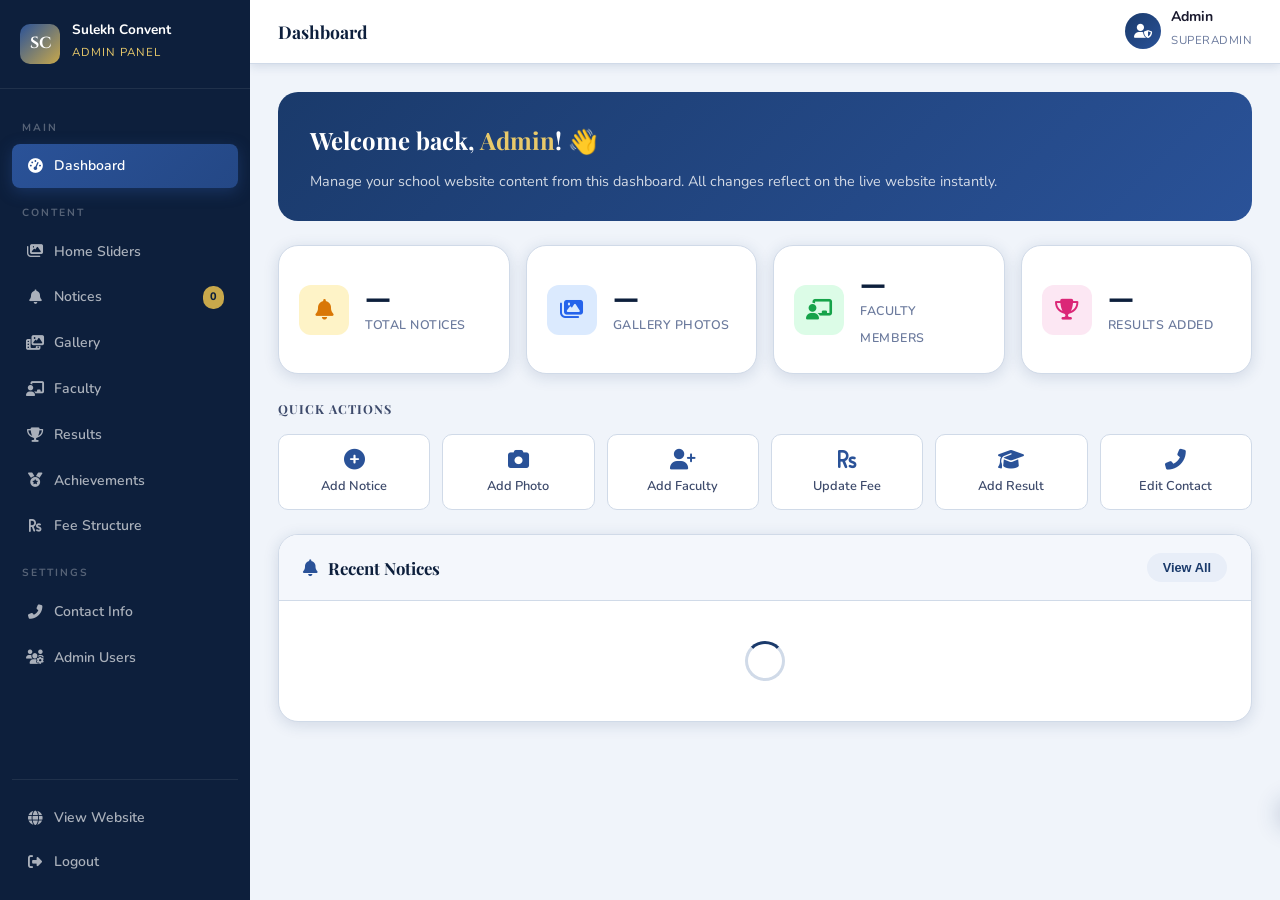
<file: admin-dashboard.html>
<!DOCTYPE html>
<html lang="en">
<head>
  <meta charset="UTF-8" />
  <meta name="viewport" content="width=device-width, initial-scale=1.0" />
  <title>Admin Dashboard – Sulekh Convent School</title>
  <link rel="stylesheet" href="https://cdnjs.cloudflare.com/ajax/libs/font-awesome/6.5.0/css/all.min.css" />
  <link rel="stylesheet" href="css/global.css" />
  <link rel="stylesheet" href="css/admin-dashboard.css" />
</head>
<body class="dashboard-page">

<!-- ============================================================
     SIDEBAR
     ============================================================ -->
<aside class="dashboard-sidebar" id="dashSidebar">
  <div class="sidebar-brand">
    <div class="sb-logo">SC</div>
    <div class="sb-title">
      <span>Sulekh Convent</span>
      <small>Admin Panel</small>
    </div>
  </div>

  <nav class="sidebar-nav">
    <div class="nav-section-label">Main</div>
    <a href="#overview"    class="snav-item active" data-section="overview">
      <i class="fas fa-tachometer-alt"></i> Dashboard
    </a>

    <div class="nav-section-label">Content</div>
    <a href="#sliders"     class="snav-item" data-section="sliders">
      <i class="fas fa-images"></i> Home Sliders
    </a>
    <a href="#notices"     class="snav-item" data-section="notices">
      <i class="fas fa-bell"></i> Notices
      <span class="snav-badge" id="noticeCount">0</span>
    </a>
    <a href="#gallery"     class="snav-item" data-section="gallery">
      <i class="fas fa-photo-video"></i> Gallery
    </a>
    <a href="#faculty"     class="snav-item" data-section="faculty">
      <i class="fas fa-chalkboard-teacher"></i> Faculty
    </a>
    <a href="#results"     class="snav-item" data-section="results">
      <i class="fas fa-trophy"></i> Results
    </a>
    <a href="#achievements" class="snav-item" data-section="achievements">
      <i class="fas fa-medal"></i> Achievements
    </a>
    <a href="#fees"        class="snav-item" data-section="fees">
      <i class="fas fa-rupee-sign"></i> Fee Structure
    </a>

    <div class="nav-section-label">Settings</div>
    <a href="#contact"     class="snav-item" data-section="contact">
      <i class="fas fa-phone-alt"></i> Contact Info
    </a>
    <a href="#users"       class="snav-item" data-section="users">
      <i class="fas fa-users-cog"></i> Admin Users
    </a>

    <div class="sidebar-footer">
      <a href="index.html" class="snav-item">
        <i class="fas fa-globe"></i> View Website
      </a>
      <a href="#" class="snav-item logout-btn" onclick="adminLogout()">
        <i class="fas fa-sign-out-alt"></i> Logout
      </a>
    </div>
  </nav>
</aside>

<!-- ============================================================
     MAIN CONTENT
     ============================================================ -->
<div class="dashboard-main" id="dashMain">

  <!-- Top Bar -->
  <header class="dash-topbar">
    <button class="sidebar-toggle" id="sidebarToggle">
      <i class="fas fa-bars"></i>
    </button>
    <div class="dash-page-title" id="dashPageTitle">Dashboard</div>
    <div class="dash-topbar-right">
      <div class="dash-admin-info">
        <div class="dash-avatar"><i class="fas fa-user-shield"></i></div>
        <div>
          <span id="dashAdminName">Admin</span>
          <small id="dashAdminRole">superadmin</small>
        </div>
      </div>
    </div>
  </header>

  <!-- ============ OVERVIEW ============ -->
  <section class="dash-section active" id="section-overview">
    <div class="dash-welcome">
      <div class="dw-text">
        <h2>Welcome back, <span id="welcomeName">Admin</span>! 👋</h2>
        <p>Manage your school website content from this dashboard. All changes reflect on the live website instantly.</p>
      </div>
      <div class="dw-date" id="dashDate"></div>
    </div>

    <!-- Stats -->
    <div class="dash-stats-grid">
      <div class="dash-stat-card">
        <div class="dsc-icon notices"><i class="fas fa-bell"></i></div>
        <div class="dsc-info">
          <span class="dsc-num" id="statNotices">—</span>
          <span class="dsc-label">Total Notices</span>
        </div>
      </div>
      <div class="dash-stat-card">
        <div class="dsc-icon gallery"><i class="fas fa-images"></i></div>
        <div class="dsc-info">
          <span class="dsc-num" id="statGallery">—</span>
          <span class="dsc-label">Gallery Photos</span>
        </div>
      </div>
      <div class="dash-stat-card">
        <div class="dsc-icon faculty"><i class="fas fa-chalkboard-teacher"></i></div>
        <div class="dsc-info">
          <span class="dsc-num" id="statFaculty">—</span>
          <span class="dsc-label">Faculty Members</span>
        </div>
      </div>
      <div class="dash-stat-card">
        <div class="dsc-icon results"><i class="fas fa-trophy"></i></div>
        <div class="dsc-info">
          <span class="dsc-num" id="statResults">—</span>
          <span class="dsc-label">Results Added</span>
        </div>
      </div>
    </div>

    <!-- Quick Actions -->
    <div class="dash-quick-actions">
      <h3>Quick Actions</h3>
      <div class="qa-grid">
        <button class="qa-btn" onclick="switchSection('notices')">
          <i class="fas fa-plus-circle"></i> Add Notice
        </button>
        <button class="qa-btn" onclick="switchSection('gallery')">
          <i class="fas fa-camera"></i> Add Photo
        </button>
        <button class="qa-btn" onclick="switchSection('faculty')">
          <i class="fas fa-user-plus"></i> Add Faculty
        </button>
        <button class="qa-btn" onclick="switchSection('fees')">
          <i class="fas fa-rupee-sign"></i> Update Fee
        </button>
        <button class="qa-btn" onclick="switchSection('results')">
          <i class="fas fa-graduation-cap"></i> Add Result
        </button>
        <button class="qa-btn" onclick="switchSection('contact')">
          <i class="fas fa-phone-alt"></i> Edit Contact
        </button>
      </div>
    </div>

    <!-- Recent Notices Preview -->
    <div class="dash-card">
      <div class="dash-card-header">
        <h3><i class="fas fa-bell"></i> Recent Notices</h3>
        <button class="btn-sm" onclick="switchSection('notices')">View All</button>
      </div>
      <div id="recentNoticesPreview"><div class="loader"><div class="spinner"></div></div></div>
    </div>
  </section>

  <!-- ============ SLIDERS ============ -->
  <section class="dash-section" id="section-sliders">
    <div class="dash-card">
      <div class="dash-card-header">
        <h3><i class="fas fa-images"></i> Home Page Sliders</h3>
        <button class="btn btn-primary btn-sm-icon" onclick="openDashAddSliderModal()">
          <i class="fas fa-plus"></i> Add Slide
        </button>
      </div>
      <div id="slidersTable"><div class="loader"><div class="spinner"></div></div></div>
    </div>
  </section>

  <!-- ============ NOTICES ============ -->
  <section class="dash-section" id="section-notices">
    <div class="dash-card">
      <div class="dash-card-header">
        <h3><i class="fas fa-bell"></i> Notice Board Management</h3>
        <button class="btn btn-primary btn-sm-icon" onclick="openDashAddNoticeModal()">
          <i class="fas fa-plus"></i> Add Notice
        </button>
      </div>
      <div id="noticesTable"><div class="loader"><div class="spinner"></div></div></div>
    </div>
  </section>

  <!-- ============ GALLERY ============ -->
  <section class="dash-section" id="section-gallery">
    <div class="dash-card">
      <div class="dash-card-header">
        <h3><i class="fas fa-photo-video"></i> Gallery Management</h3>
        <button class="btn btn-primary btn-sm-icon" onclick="openDashAddPhotoModal()">
          <i class="fas fa-plus"></i> Add Photo
        </button>
      </div>
      <div id="galleryTable"><div class="loader"><div class="spinner"></div></div></div>
    </div>
  </section>

  <!-- ============ FACULTY ============ -->
  <section class="dash-section" id="section-faculty">
    <div class="dash-card">
      <div class="dash-card-header">
        <h3><i class="fas fa-chalkboard-teacher"></i> Faculty Management</h3>
        <button class="btn btn-primary btn-sm-icon" onclick="openDashAddFacultyModal()">
          <i class="fas fa-plus"></i> Add Faculty
        </button>
      </div>
      <div id="facultyTable"><div class="loader"><div class="spinner"></div></div></div>
    </div>
  </section>

  <!-- ============ RESULTS ============ -->
  <section class="dash-section" id="section-results">
    <div class="dash-card">
      <div class="dash-card-header">
        <h3><i class="fas fa-trophy"></i> Results Management</h3>
        <button class="btn btn-primary btn-sm-icon" onclick="openDashAddResultModal()">
          <i class="fas fa-plus"></i> Add Result
        </button>
      </div>
      <div id="resultsTable"><div class="loader"><div class="spinner"></div></div></div>
    </div>
  </section>

  <!-- ============ ACHIEVEMENTS ============ -->
  <section class="dash-section" id="section-achievements">
    <div class="dash-card">
      <div class="dash-card-header">
        <h3><i class="fas fa-medal"></i> Achievements Management</h3>
        <button class="btn btn-primary btn-sm-icon" onclick="openDashAddAchModal()">
          <i class="fas fa-plus"></i> Add Achievement
        </button>
      </div>
      <div id="achievementsTable"><div class="loader"><div class="spinner"></div></div></div>
    </div>
  </section>

  <!-- ============ FEE STRUCTURE ============ -->
  <section class="dash-section" id="section-fees">
    <div class="dash-card">
      <div class="dash-card-header">
        <h3><i class="fas fa-rupee-sign"></i> Fee Structure Management</h3>
        <button class="btn btn-primary btn-sm-icon" onclick="openDashAddFeeModal()">
          <i class="fas fa-plus"></i> Add Fee Entry
        </button>
      </div>
      <div id="feesTable"><div class="loader"><div class="spinner"></div></div></div>
    </div>
  </section>

  <!-- ============ CONTACT INFO ============ -->
  <section class="dash-section" id="section-contact">
    <div class="dash-card">
      <div class="dash-card-header">
        <h3><i class="fas fa-phone-alt"></i> Contact Information</h3>
        <button class="btn btn-primary btn-sm-icon" onclick="saveContactInfo()">
          <i class="fas fa-save"></i> Save Changes
        </button>
      </div>
      <div class="contact-edit-form" id="contactEditGrid">
        <div class="loader"><div class="spinner"></div></div>
      </div>
    </div>
  </section>

  <!-- ============ ADMIN USERS ============ -->
  <section class="dash-section" id="section-users">
    <div class="dash-card">
      <div class="dash-card-header">
        <h3><i class="fas fa-users-cog"></i> Admin Users</h3>
        <button class="btn btn-primary btn-sm-icon" onclick="openAddUserModal()">
          <i class="fas fa-user-plus"></i> Add User
        </button>
      </div>
      <div class="users-info-box">
        <i class="fas fa-shield-alt"></i>
        <p>Admin users are managed in the <strong>Users</strong> tab of your Google Sheet. Add or remove users directly from the spreadsheet. Default credentials: <code>admin / admin@123</code></p>
        <p style="margin-top:10px;color:#e74c3c;font-weight:600;">
          <i class="fas fa-exclamation-triangle"></i> Change the default password immediately for security!
        </p>
      </div>
      <a href="#" class="btn btn-outline" onclick="openAddUserModal()" style="margin:16px 0;display:inline-flex;">
        <i class="fas fa-key"></i> Change Admin Password
      </a>
    </div>
  </section>

</div><!-- /dashboard-main -->

<!-- Global Modal (reused from global.js) -->
<div class="toast" id="globalToast"></div>
<div class="modal-overlay" id="globalModal">
  <div class="modal-box">
    <button class="modal-close" onclick="closeModal()">&times;</button>
    <h3 id="modalTitle">Edit</h3>
    <div id="modalBody"></div>
    <div class="form-actions">
      <button class="btn btn-outline" onclick="closeModal()">Cancel</button>
      <button class="btn btn-primary" id="modalSaveBtn" onclick="saveModalData()">
        <i class="fas fa-save"></i> Save
      </button>
    </div>
  </div>
</div>

<script src="js/global.js"></script>
<script src="js/admin-dashboard.js"></script>
</body>
</html>
</file>
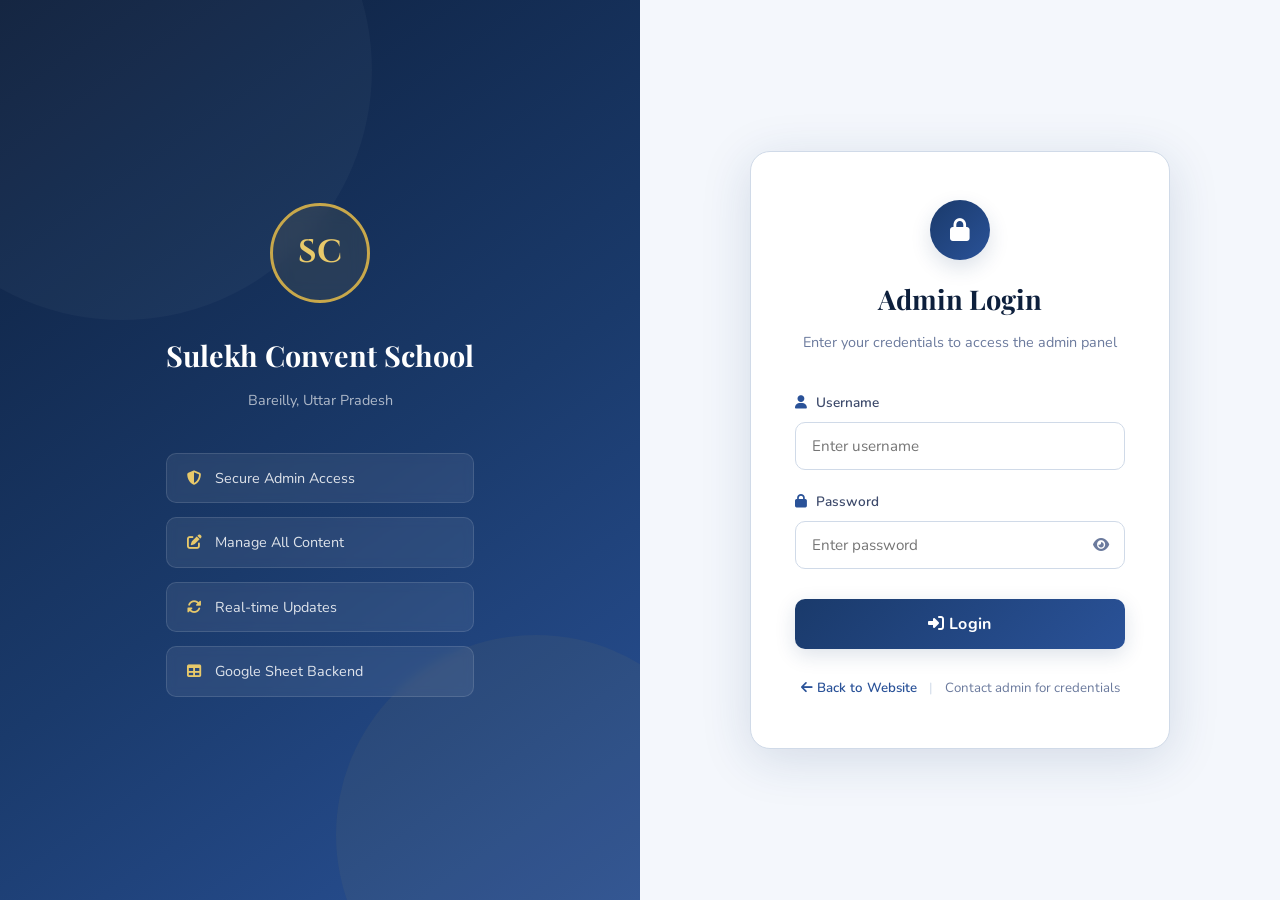
<file: admin-login.html>
<!DOCTYPE html>
<html lang="en">
<head>
  <meta charset="UTF-8" />
  <meta name="viewport" content="width=device-width, initial-scale=1.0" />
  <title>Admin Login – Sulekh Convent School</title>
  <link rel="stylesheet" href="https://cdnjs.cloudflare.com/ajax/libs/font-awesome/6.5.0/css/all.min.css" />
  <link rel="stylesheet" href="css/global.css" />
  <link rel="stylesheet" href="css/admin-login.css" />
</head>
<body class="login-page">

<div class="login-wrapper">
  <!-- Left panel -->
  <div class="login-left">
    <div class="login-left-content">
      <div class="school-emblem">
        <div class="emblem-ring">
          <span>SC</span>
        </div>
      </div>
      <h1>Sulekh Convent School</h1>
      <p>Bareilly, Uttar Pradesh</p>
      <div class="login-features">
        <div class="lf-item"><i class="fas fa-shield-alt"></i> Secure Admin Access</div>
        <div class="lf-item"><i class="fas fa-edit"></i> Manage All Content</div>
        <div class="lf-item"><i class="fas fa-sync-alt"></i> Real-time Updates</div>
        <div class="lf-item"><i class="fas fa-table"></i> Google Sheet Backend</div>
      </div>
    </div>
    <div class="login-left-decoration"></div>
  </div>

  <!-- Right panel: Login form -->
  <div class="login-right">
    <div class="login-card">
      <div class="login-header">
        <div class="lock-icon"><i class="fas fa-lock"></i></div>
        <h2>Admin Login</h2>
        <p>Enter your credentials to access the admin panel</p>
      </div>

      <div id="loginError" class="login-error" style="display:none;"></div>

      <div class="login-form" id="loginForm">
        <div class="form-group">
          <label for="username"><i class="fas fa-user"></i> Username</label>
          <input
            type="text"
            id="username"
            name="username"
            placeholder="Enter username"
            autocomplete="username"
            required
          />
        </div>

        <div class="form-group">
          <label for="password"><i class="fas fa-lock"></i> Password</label>
          <div class="password-wrap">
            <input
              type="password"
              id="password"
              name="password"
              placeholder="Enter password"
              autocomplete="current-password"
              required
            />
            <button type="button" class="toggle-pass" id="togglePass" aria-label="Show password">
              <i class="fas fa-eye"></i>
            </button>
          </div>
        </div>

        <button class="btn-login" id="loginBtn" onclick="handleLogin()">
          <span id="loginBtnText"><i class="fas fa-sign-in-alt"></i> Login</span>
          <span id="loginBtnLoader" style="display:none;"><i class="fas fa-spinner fa-spin"></i> Logging in...</span>
        </button>
      </div>

      <div class="login-footer">
        <a href="index.html"><i class="fas fa-arrow-left"></i> Back to Website</a>
        <span class="sep">|</span>
        <span>Contact admin for credentials</span>
      </div>
    </div>
  </div>
</div>

<script src="js/global.js"></script>
<script src="js/admin-login.js"></script>
</body>
</html>
</file>
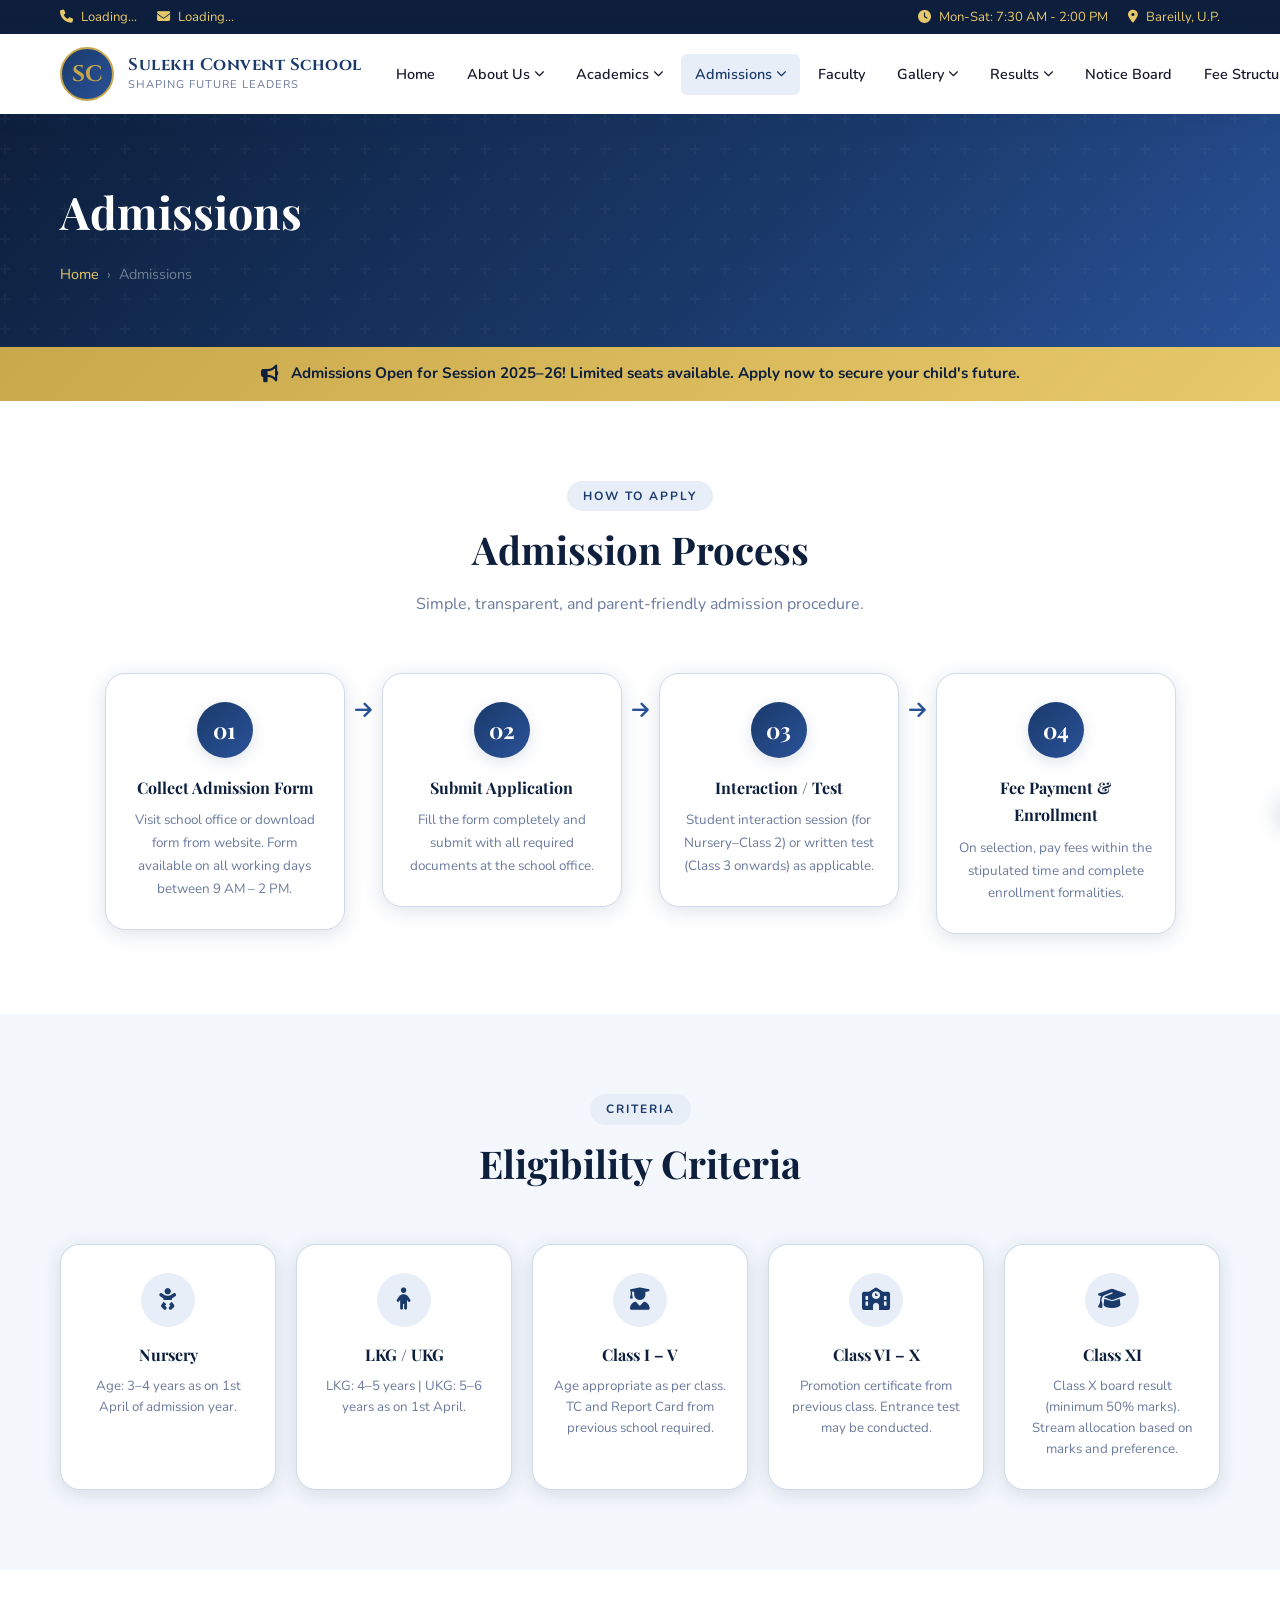
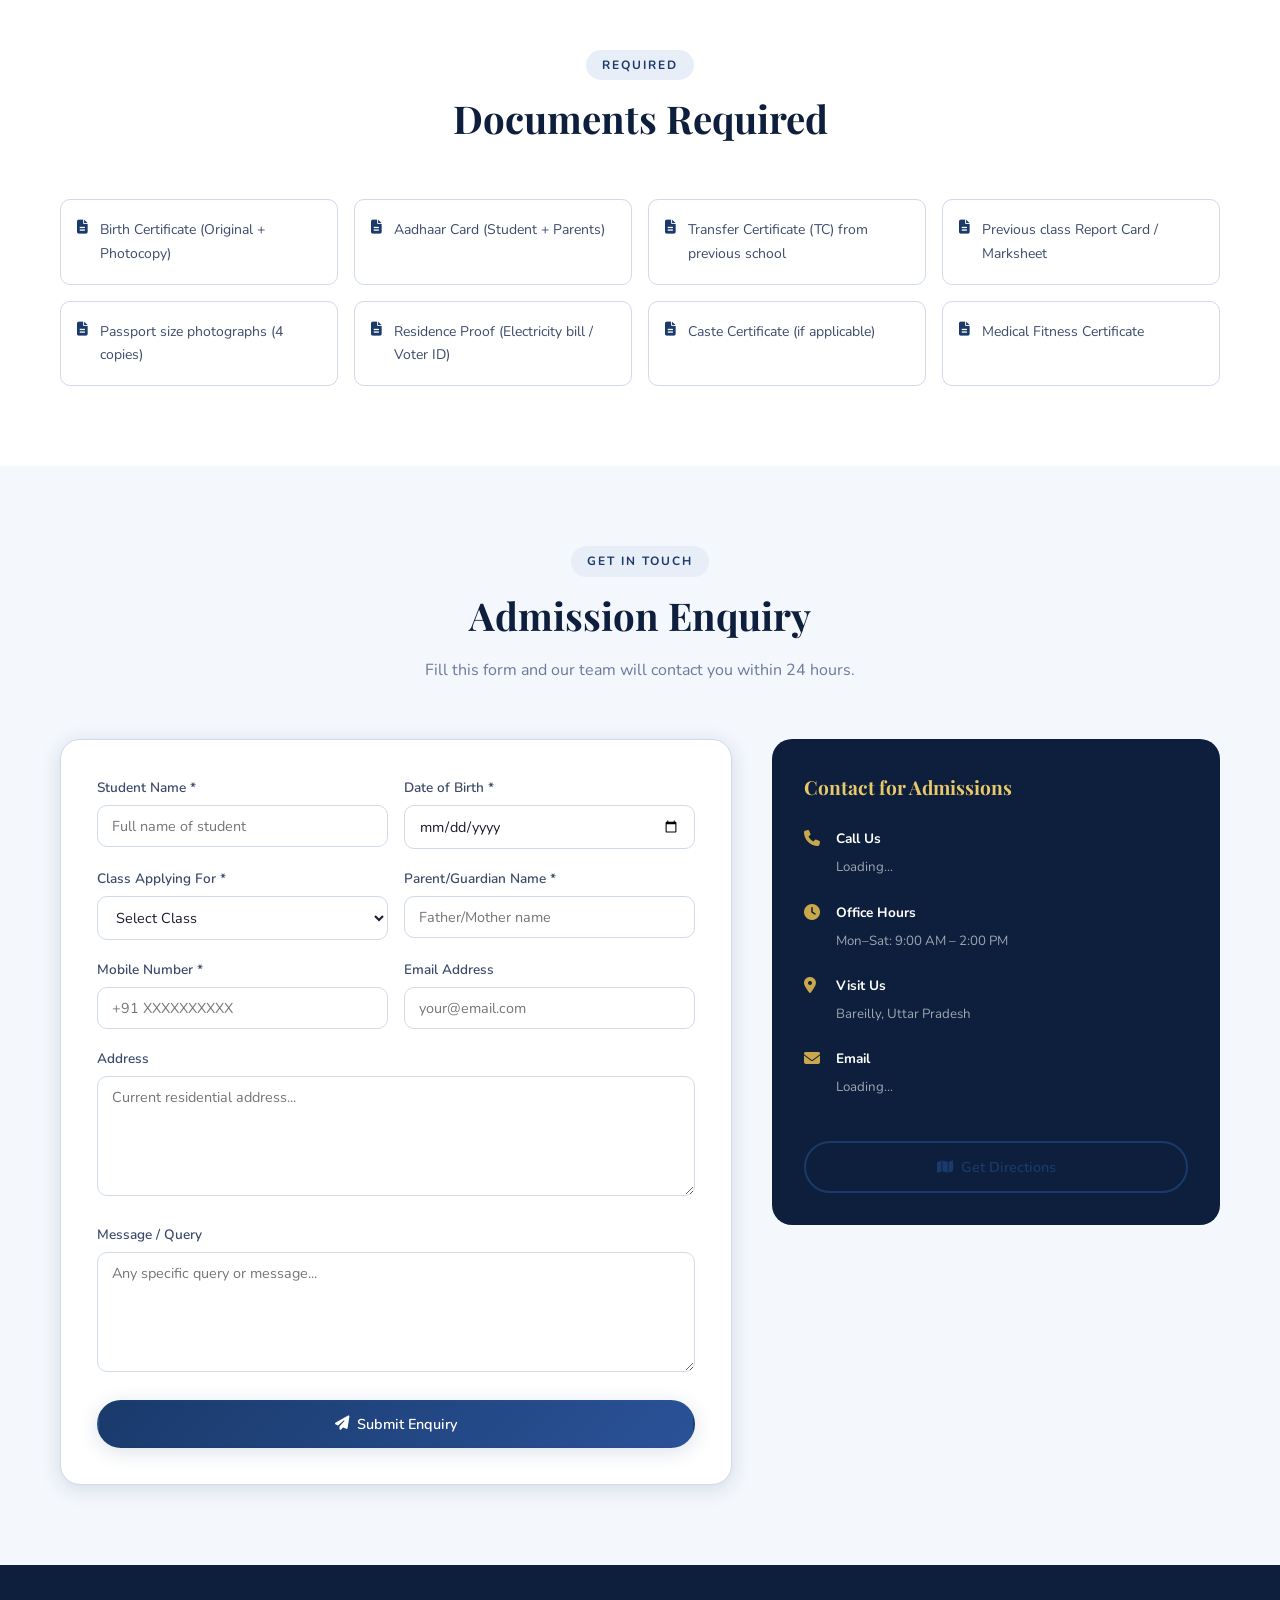
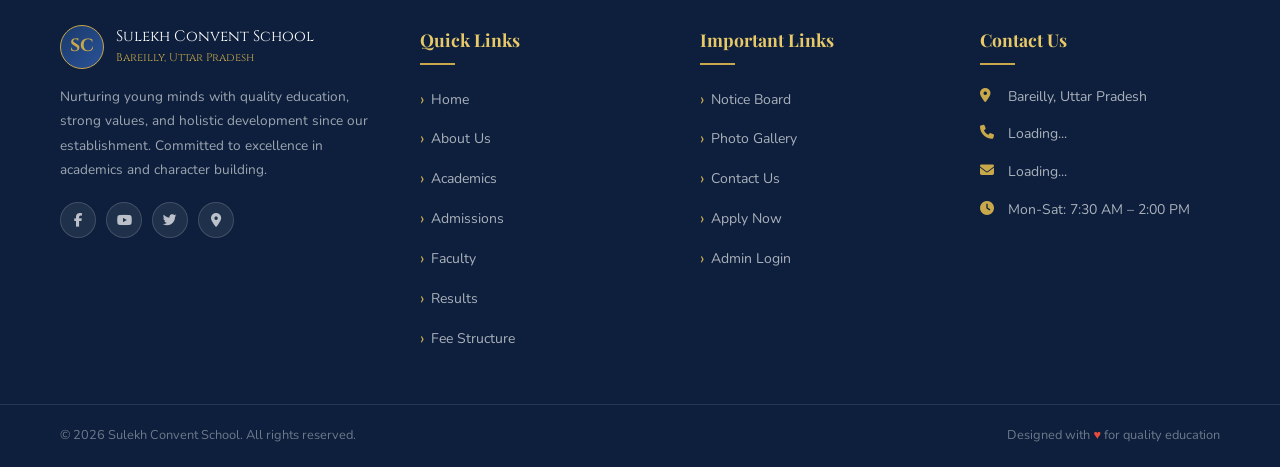
<file: admissions.html>
<!DOCTYPE html>
<html lang="en">
<head>
  <meta charset="UTF-8" />
  <meta name="viewport" content="width=device-width, initial-scale=1.0" />
  <title>Admissions – Sulekh Convent School, Bareilly</title>
  <link rel="stylesheet" href="https://cdnjs.cloudflare.com/ajax/libs/font-awesome/6.5.0/css/all.min.css" />
  <link rel="stylesheet" href="css/global.css" />
  <link rel="stylesheet" href="css/admissions.css" />
</head>
<body>
<div id="navbar-container"></div>

<section class="page-banner">
  <div class="container">
    <h1>Admissions</h1>
    <div class="breadcrumb"><a href="index.html">Home</a><span>›</span><span>Admissions</span></div>
  </div>
</section>

<!-- Admission Banner -->
<div class="admission-alert">
  <div class="container">
    <i class="fas fa-bullhorn"></i>
    <span id="admissionAlertText" data-editable="admissionAlert">Admissions Open for Session 2025–26! Limited seats available. Apply now to secure your child's future.</span>
  </div>
</div>

<!-- Process -->
<section class="section" id="process">
  <div class="container">
    <div class="section-header">
      <span class="badge">How to Apply</span>
      <h2>Admission Process</h2>
      <p>Simple, transparent, and parent-friendly admission procedure.</p>
    </div>
    <div class="process-steps">
      <div class="step-item">
        <div class="step-num">01</div>
        <div class="step-content">
          <h4 data-editable="step1Title">Collect Admission Form</h4>
          <p data-editable="step1Desc">Visit school office or download form from website. Form available on all working days between 9 AM – 2 PM.</p>
        </div>
      </div>
      <div class="step-arrow"><i class="fas fa-arrow-right"></i></div>
      <div class="step-item">
        <div class="step-num">02</div>
        <div class="step-content">
          <h4 data-editable="step2Title">Submit Application</h4>
          <p data-editable="step2Desc">Fill the form completely and submit with all required documents at the school office.</p>
        </div>
      </div>
      <div class="step-arrow"><i class="fas fa-arrow-right"></i></div>
      <div class="step-item">
        <div class="step-num">03</div>
        <div class="step-content">
          <h4 data-editable="step3Title">Interaction / Test</h4>
          <p data-editable="step3Desc">Student interaction session (for Nursery–Class 2) or written test (Class 3 onwards) as applicable.</p>
        </div>
      </div>
      <div class="step-arrow"><i class="fas fa-arrow-right"></i></div>
      <div class="step-item">
        <div class="step-num">04</div>
        <div class="step-content">
          <h4 data-editable="step4Title">Fee Payment & Enrollment</h4>
          <p data-editable="step4Desc">On selection, pay fees within the stipulated time and complete enrollment formalities.</p>
        </div>
      </div>
    </div>
  </div>
</section>

<!-- Eligibility -->
<section class="section section-alt" id="eligibility">
  <div class="container">
    <div class="section-header">
      <span class="badge">Criteria</span>
      <h2>Eligibility Criteria</h2>
    </div>
    <div class="eligibility-grid">
      <div class="elig-card">
        <div class="elig-icon"><i class="fas fa-baby"></i></div>
        <h4>Nursery</h4>
        <p data-editable="eligNursery">Age: 3–4 years as on 1st April of admission year.</p>
      </div>
      <div class="elig-card">
        <div class="elig-icon"><i class="fas fa-child"></i></div>
        <h4>LKG / UKG</h4>
        <p data-editable="eligLKG">LKG: 4–5 years | UKG: 5–6 years as on 1st April.</p>
      </div>
      <div class="elig-card">
        <div class="elig-icon"><i class="fas fa-user-graduate"></i></div>
        <h4>Class I – V</h4>
        <p data-editable="eligPrimary">Age appropriate as per class. TC and Report Card from previous school required.</p>
      </div>
      <div class="elig-card">
        <div class="elig-icon"><i class="fas fa-school"></i></div>
        <h4>Class VI – X</h4>
        <p data-editable="eligMiddle">Promotion certificate from previous class. Entrance test may be conducted.</p>
      </div>
      <div class="elig-card">
        <div class="elig-icon"><i class="fas fa-graduation-cap"></i></div>
        <h4>Class XI</h4>
        <p data-editable="eligXI">Class X board result (minimum 50% marks). Stream allocation based on marks and preference.</p>
      </div>
    </div>
  </div>
</section>

<!-- Documents -->
<section class="section" id="documents">
  <div class="container">
    <div class="section-header">
      <span class="badge">Required</span>
      <h2>Documents Required</h2>
    </div>
    <div class="docs-grid">
      <div class="doc-item"><i class="fas fa-file-alt"></i><span data-editable="doc1">Birth Certificate (Original + Photocopy)</span></div>
      <div class="doc-item"><i class="fas fa-file-alt"></i><span data-editable="doc2">Aadhaar Card (Student + Parents)</span></div>
      <div class="doc-item"><i class="fas fa-file-alt"></i><span data-editable="doc3">Transfer Certificate (TC) from previous school</span></div>
      <div class="doc-item"><i class="fas fa-file-alt"></i><span data-editable="doc4">Previous class Report Card / Marksheet</span></div>
      <div class="doc-item"><i class="fas fa-file-alt"></i><span data-editable="doc5">Passport size photographs (4 copies)</span></div>
      <div class="doc-item"><i class="fas fa-file-alt"></i><span data-editable="doc6">Residence Proof (Electricity bill / Voter ID)</span></div>
      <div class="doc-item"><i class="fas fa-file-alt"></i><span data-editable="doc7">Caste Certificate (if applicable)</span></div>
      <div class="doc-item"><i class="fas fa-file-alt"></i><span data-editable="doc8">Medical Fitness Certificate</span></div>
    </div>
    <button class="btn-add-new" onclick="openAddDocModal()"><i class="fas fa-plus"></i> Add Document</button>
  </div>
</section>

<!-- Enquiry Form -->
<section class="section section-alt" id="form">
  <div class="container">
    <div class="section-header">
      <span class="badge">Get In Touch</span>
      <h2>Admission Enquiry</h2>
      <p>Fill this form and our team will contact you within 24 hours.</p>
    </div>
    <div class="enquiry-wrapper">
      <div class="enquiry-form-card">
        <div class="enq-form" id="enquiryForm">
          <div class="form-row">
            <div class="form-group"><label>Student Name *</label><input type="text" id="enqStudentName" placeholder="Full name of student" /></div>
            <div class="form-group"><label>Date of Birth *</label><input type="date" id="enqDOB" /></div>
          </div>
          <div class="form-row">
            <div class="form-group"><label>Class Applying For *</label>
              <select id="enqClass">
                <option value="">Select Class</option>
                <option>Nursery</option><option>LKG</option><option>UKG</option>
                <option>Class I</option><option>Class II</option><option>Class III</option>
                <option>Class IV</option><option>Class V</option><option>Class VI</option>
                <option>Class VII</option><option>Class VIII</option><option>Class IX</option>
                <option>Class X</option><option>Class XI</option><option>Class XII</option>
              </select>
            </div>
            <div class="form-group"><label>Parent/Guardian Name *</label><input type="text" id="enqParent" placeholder="Father/Mother name" /></div>
          </div>
          <div class="form-row">
            <div class="form-group"><label>Mobile Number *</label><input type="tel" id="enqPhone" placeholder="+91 XXXXXXXXXX" /></div>
            <div class="form-group"><label>Email Address</label><input type="email" id="enqEmail" placeholder="your@email.com" /></div>
          </div>
          <div class="form-group"><label>Address</label><textarea id="enqAddress" rows="3" placeholder="Current residential address..."></textarea></div>
          <div class="form-group"><label>Message / Query</label><textarea id="enqMsg" rows="3" placeholder="Any specific query or message..."></textarea></div>
          <button class="btn btn-primary" style="width:100%;justify-content:center;" onclick="submitEnquiry()">
            <i class="fas fa-paper-plane"></i> Submit Enquiry
          </button>
          <div id="enqSuccess" style="display:none;" class="enq-success">
            <i class="fas fa-check-circle"></i> Enquiry submit ho gayi! Hum 24 ghante mein contact karenge.
          </div>
        </div>
      </div>
      <div class="enquiry-info">
        <h3>Contact for Admissions</h3>
        <div class="enq-info-item"><i class="fas fa-phone"></i><div><strong>Call Us</strong><span id="admPhone">Loading...</span></div></div>
        <div class="enq-info-item"><i class="fas fa-clock"></i><div><strong>Office Hours</strong><span>Mon–Sat: 9:00 AM – 2:00 PM</span></div></div>
        <div class="enq-info-item"><i class="fas fa-map-marker-alt"></i><div><strong>Visit Us</strong><span id="admAddress">Bareilly, Uttar Pradesh</span></div></div>
        <div class="enq-info-item"><i class="fas fa-envelope"></i><div><strong>Email</strong><span id="admEmail">Loading...</span></div></div>
        <a href="https://maps.app.goo.gl/VgKqLEx6uSNLLjwo6" target="_blank" class="btn btn-outline" style="margin-top:20px;width:100%;justify-content:center;">
          <i class="fas fa-map"></i> Get Directions
        </a>
      </div>
    </div>
  </div>
</section>

<div id="footer-container"></div>
<script src="js/global.js"></script>
<script src="js/admissions.js"></script>
</body>
</html>
</file>
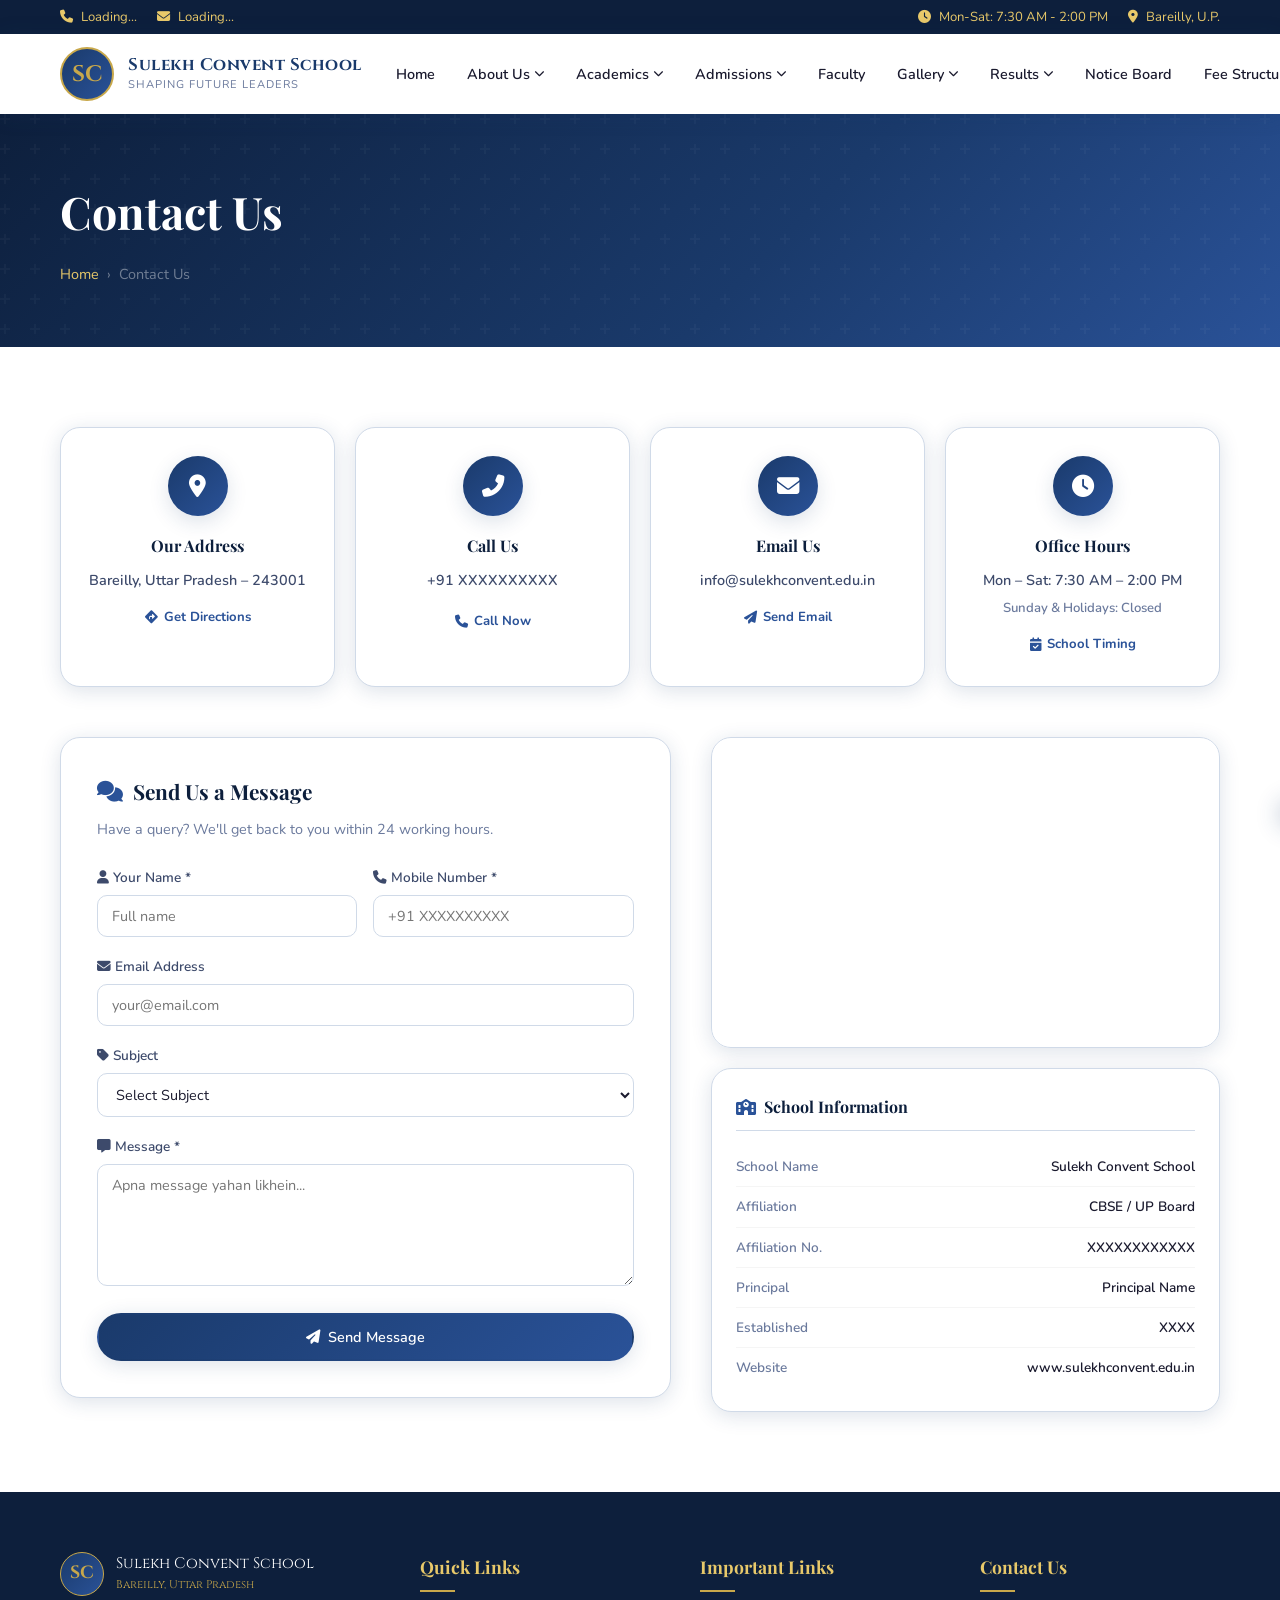
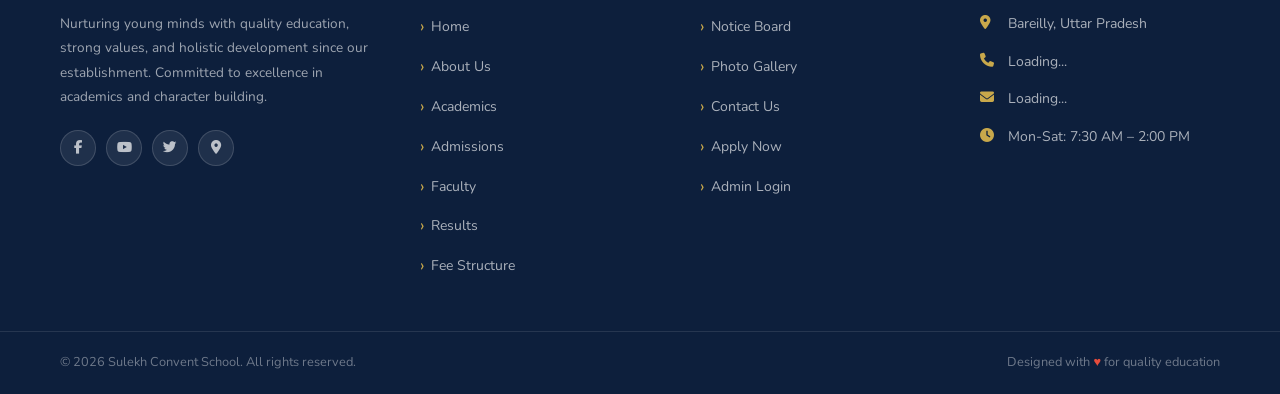
<file: contact.html>
<!DOCTYPE html>
<html lang="en">
<head>
  <meta charset="UTF-8" />
  <meta name="viewport" content="width=device-width, initial-scale=1.0" />
  <title>Contact Us – Sulekh Convent School, Bareilly</title>
  <link rel="stylesheet" href="https://cdnjs.cloudflare.com/ajax/libs/font-awesome/6.5.0/css/all.min.css" />
  <link rel="stylesheet" href="css/global.css" />
  <link rel="stylesheet" href="css/contact.css" />
</head>
<body>
<div id="navbar-container"></div>

<!-- Page Banner -->
<section class="page-banner">
  <div class="container">
    <h1>Contact Us</h1>
    <div class="breadcrumb">
      <a href="index.html">Home</a><span>›</span><span>Contact Us</span>
    </div>
  </div>
</section>

<!-- ============================================================
     CONTACT INFO CARDS
     ============================================================ -->
<section class="section">
  <div class="container">

    <div class="contact-info-grid">
      <div class="contact-info-card">
        <div class="ci-icon"><i class="fas fa-map-marker-alt"></i></div>
        <h4>Our Address</h4>
        <p id="contactAddress" data-editable="Address">Bareilly, Uttar Pradesh – 243001</p>
        <a href="https://maps.app.goo.gl/VgKqLEx6uSNLLjwo6" target="_blank" class="ci-link">
          <i class="fas fa-directions"></i> Get Directions
        </a>
      </div>

      <div class="contact-info-card">
        <div class="ci-icon"><i class="fas fa-phone-alt"></i></div>
        <h4>Call Us</h4>
        <p id="contactPhone1" data-editable="Phone1">+91 XXXXXXXXXX</p>
        <p id="contactPhone2" data-editable="Phone2" style="margin-top:4px;font-size:0.9rem;color:var(--text-light);"></p>
        <a href="tel:" id="contactPhoneLink" class="ci-link"><i class="fas fa-phone"></i> Call Now</a>
      </div>

      <div class="contact-info-card">
        <div class="ci-icon"><i class="fas fa-envelope"></i></div>
        <h4>Email Us</h4>
        <p id="contactEmail" data-editable="Email">info@sulekhconvent.edu.in</p>
        <a href="mailto:" id="contactEmailLink" class="ci-link">
          <i class="fas fa-paper-plane"></i> Send Email
        </a>
      </div>

      <div class="contact-info-card">
        <div class="ci-icon"><i class="fas fa-clock"></i></div>
        <h4>Office Hours</h4>
        <p id="contactTiming" data-editable="Timing">Mon – Sat: 7:30 AM – 2:00 PM</p>
        <p style="font-size:0.82rem;color:var(--text-light);margin-top:6px;">Sunday & Holidays: Closed</p>
        <span class="ci-link" style="cursor:default;color:var(--primary-light);">
          <i class="fas fa-calendar-check"></i> School Timing
        </span>
      </div>
    </div>

    <!-- ============================================================
         CONTACT FORM + MAP
         ============================================================ -->
    <div class="contact-main-grid">

      <!-- Contact Form -->
      <div class="contact-form-card">
        <h3><i class="fas fa-comments"></i> Send Us a Message</h3>
        <p style="color:var(--text-light);font-size:0.9rem;margin-bottom:24px;">
          Have a query? We'll get back to you within 24 working hours.
        </p>

        <div class="cf-row">
          <div class="form-group">
            <label><i class="fas fa-user"></i> Your Name *</label>
            <input type="text" id="cfName" placeholder="Full name" />
          </div>
          <div class="form-group">
            <label><i class="fas fa-phone"></i> Mobile Number *</label>
            <input type="tel" id="cfPhone" placeholder="+91 XXXXXXXXXX" />
          </div>
        </div>

        <div class="form-group">
          <label><i class="fas fa-envelope"></i> Email Address</label>
          <input type="email" id="cfEmail" placeholder="your@email.com" />
        </div>

        <div class="form-group">
          <label><i class="fas fa-tag"></i> Subject</label>
          <select id="cfSubject">
            <option value="">Select Subject</option>
            <option>Admission Enquiry</option>
            <option>Fee Related</option>
            <option>Academic Query</option>
            <option>Transport Enquiry</option>
            <option>General Enquiry</option>
            <option>Other</option>
          </select>
        </div>

        <div class="form-group">
          <label><i class="fas fa-comment-alt"></i> Message *</label>
          <textarea id="cfMessage" rows="5" placeholder="Apna message yahan likhein..."></textarea>
        </div>

        <button class="btn btn-primary" style="width:100%;justify-content:center;" onclick="submitContactForm()">
          <i class="fas fa-paper-plane"></i> Send Message
        </button>

        <div id="cfSuccess" class="cf-success" style="display:none;">
          <i class="fas fa-check-circle"></i> Message bhej diya gaya! Hum jald hi contact karenge.
        </div>
      </div>

      <!-- Map + School Details -->
      <div class="contact-right">
        <!-- Google Map Embed -->
        <div class="map-container">
          <iframe
            id="mapEmbed"
            src="https://maps.google.com/maps?q=Bareilly,Uttar+Pradesh&z=14&output=embed"
            width="100%"
            height="300"
            style="border:0;border-radius:var(--radius-lg);"
            allowfullscreen=""
            loading="lazy"
            referrerpolicy="no-referrer-when-downgrade">
          </iframe>
        </div>

        <!-- Quick Info -->
        <div class="quick-info-box">
          <h4><i class="fas fa-school"></i> School Information</h4>
          <div class="qi-item">
            <span class="qi-label">School Name</span>
            <span class="qi-val">Sulekh Convent School</span>
          </div>
          <div class="qi-item">
            <span class="qi-label">Affiliation</span>
            <span class="qi-val" id="contactAffiliation" data-editable="Affiliation">CBSE / UP Board</span>
          </div>
          <div class="qi-item">
            <span class="qi-label">Affiliation No.</span>
            <span class="qi-val" id="contactAffNo" data-editable="AffiliationNumber">XXXXXXXXXXXX</span>
          </div>
          <div class="qi-item">
            <span class="qi-label">Principal</span>
            <span class="qi-val" id="contactPrincipal" data-editable="Principal">Principal Name</span>
          </div>
          <div class="qi-item">
            <span class="qi-label">Established</span>
            <span class="qi-val" id="contactEst" data-editable="EstablishedYear">XXXX</span>
          </div>
          <div class="qi-item">
            <span class="qi-label">Website</span>
            <span class="qi-val" id="contactWebsite" data-editable="Website">www.sulekhconvent.edu.in</span>
          </div>
        </div>

        <!-- Social Links (hidden social btns, still loaded via JS for footer) -->
        <a href="#" id="contactFb" style="display:none;"></a>
        <a href="#" id="contactYt" style="display:none;"></a>
        <a href="#" id="contactTw" style="display:none;"></a>
      </div>
    </div>

    <!-- Admin: Edit Contact Info button -->
    <div id="adminContactEditBtn" style="display:none;text-align:center;margin-top:30px;">
      <button class="btn btn-primary" onclick="openEditContactModal()">
        <i class="fas fa-edit"></i> Edit All Contact Information
      </button>
    </div>

  </div>
</section>



<div id="footer-container"></div>
<script src="js/global.js"></script>
<script src="js/contact.js"></script>
</body>
</html>
</file>
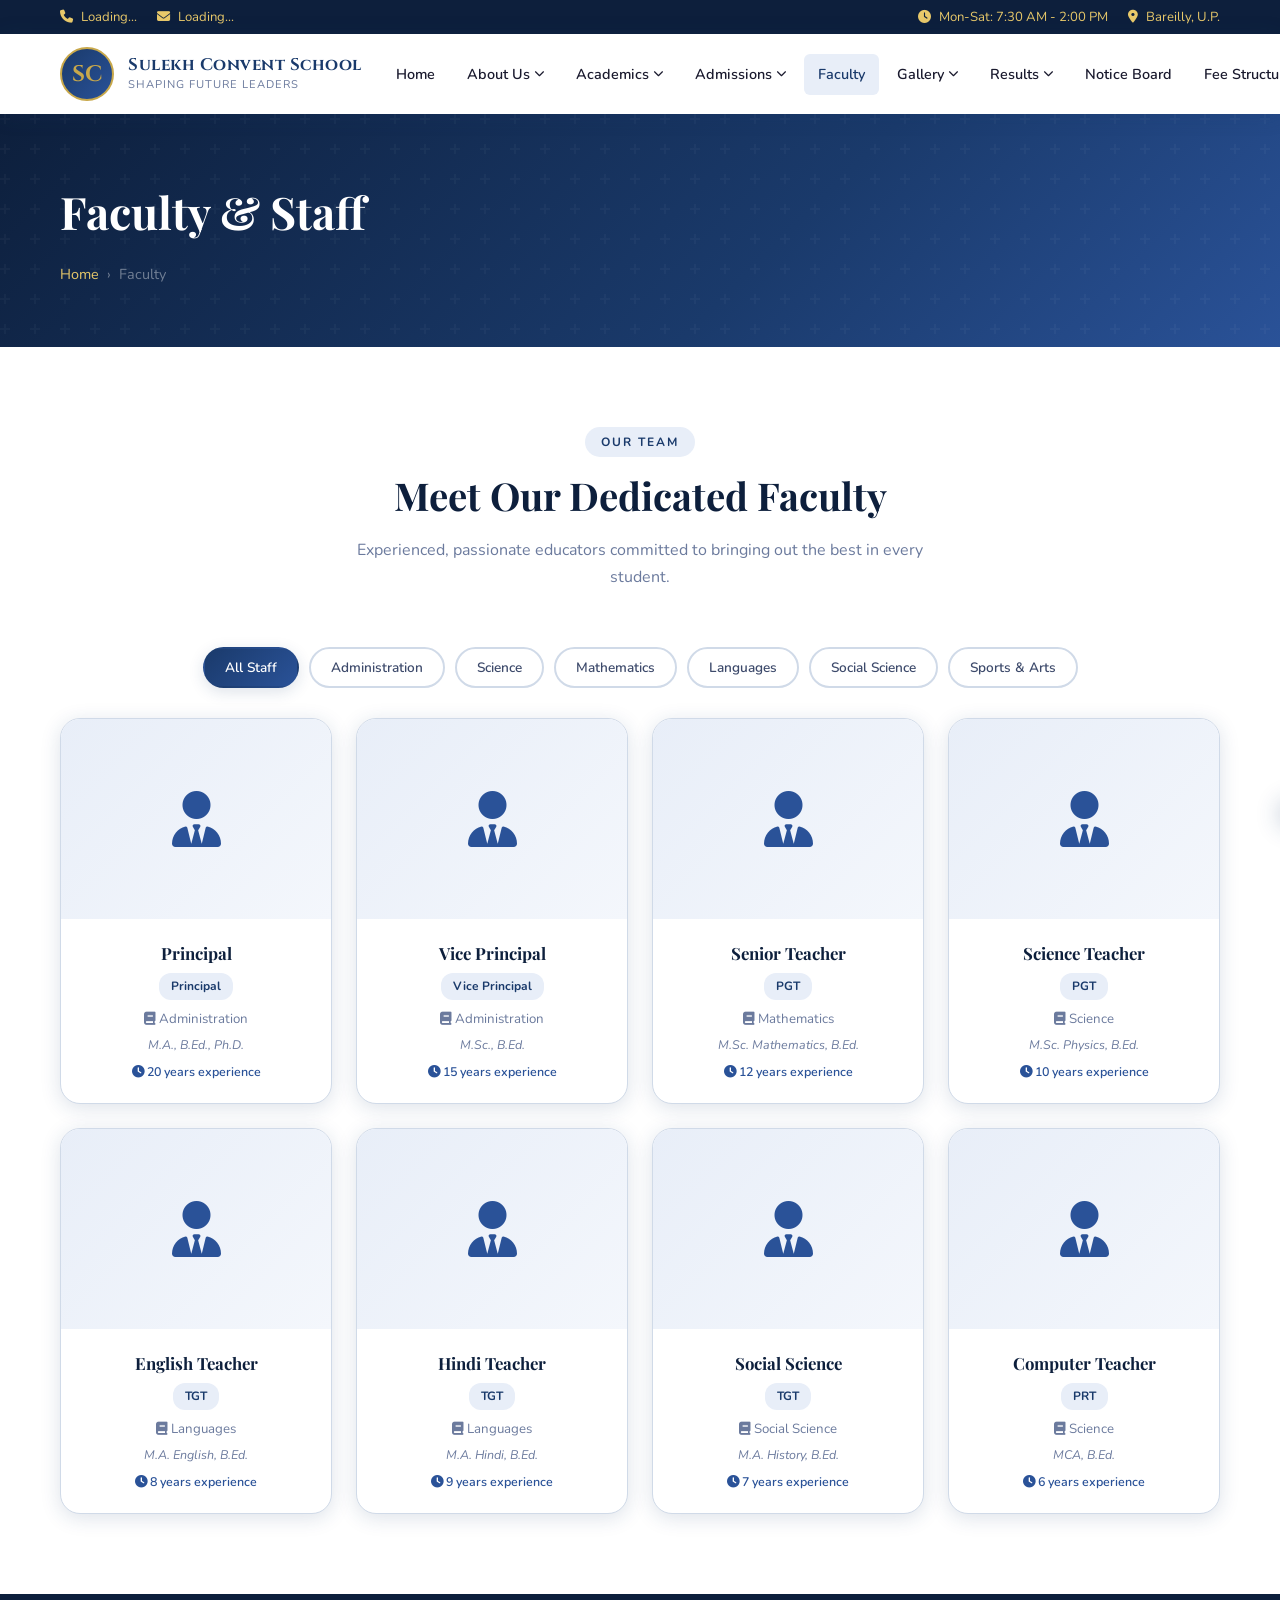
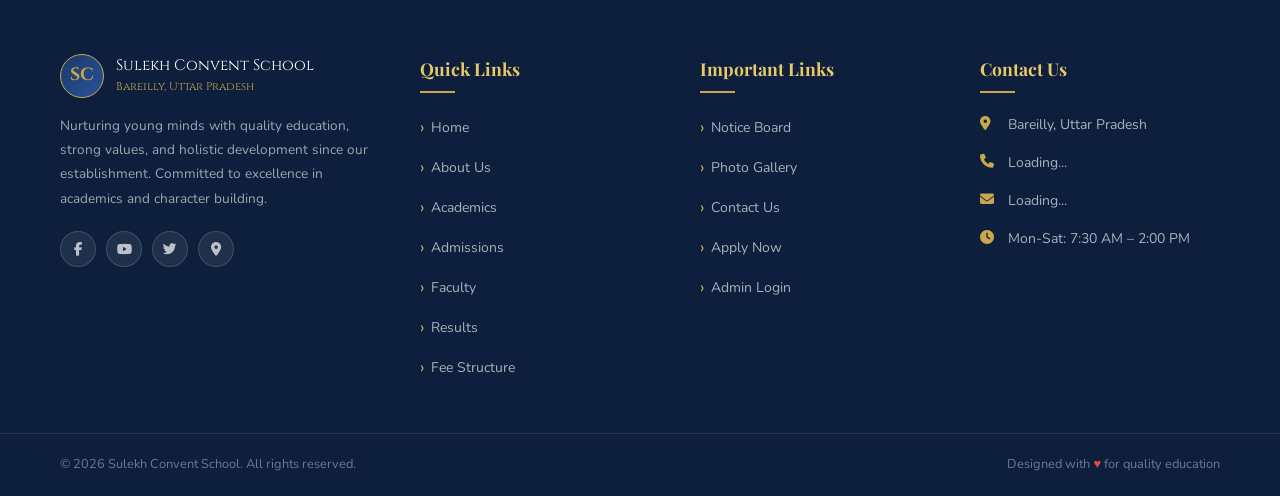
<file: faculty.html>
<!DOCTYPE html>
<html lang="en">
<head>
  <meta charset="UTF-8" />
  <meta name="viewport" content="width=device-width, initial-scale=1.0" />
  <title>Faculty & Staff – Sulekh Convent School, Bareilly</title>
  <link rel="stylesheet" href="https://cdnjs.cloudflare.com/ajax/libs/font-awesome/6.5.0/css/all.min.css" />
  <link rel="stylesheet" href="css/global.css" />
  <link rel="stylesheet" href="css/faculty.css" />
</head>
<body>
<div id="navbar-container"></div>

<section class="page-banner">
  <div class="container">
    <h1>Faculty & Staff</h1>
    <div class="breadcrumb"><a href="index.html">Home</a><span>›</span><span>Faculty</span></div>
  </div>
</section>

<section class="section">
  <div class="container">
    <div class="section-header">
      <span class="badge">Our Team</span>
      <h2>Meet Our Dedicated Faculty</h2>
      <p>Experienced, passionate educators committed to bringing out the best in every student.</p>
    </div>

    <!-- Filter buttons -->
    <div class="faculty-filters" id="facultyFilters">
      <button class="filter-btn active" data-filter="all">All Staff</button>
      <button class="filter-btn" data-filter="Administration">Administration</button>
      <button class="filter-btn" data-filter="Science">Science</button>
      <button class="filter-btn" data-filter="Mathematics">Mathematics</button>
      <button class="filter-btn" data-filter="Languages">Languages</button>
      <button class="filter-btn" data-filter="Social Science">Social Science</button>
      <button class="filter-btn" data-filter="Sports">Sports & Arts</button>
    </div>

    <button class="btn-add-new" onclick="openAddFacultyModal()"><i class="fas fa-plus"></i> Add Faculty Member</button>

    <div class="faculty-grid" id="facultyGrid">
      <div class="loader"><div class="spinner"></div></div>
    </div>
  </div>
</section>

<div id="footer-container"></div>
<script src="js/global.js"></script>
<script src="js/faculty.js"></script>
</body>
</html>
</file>
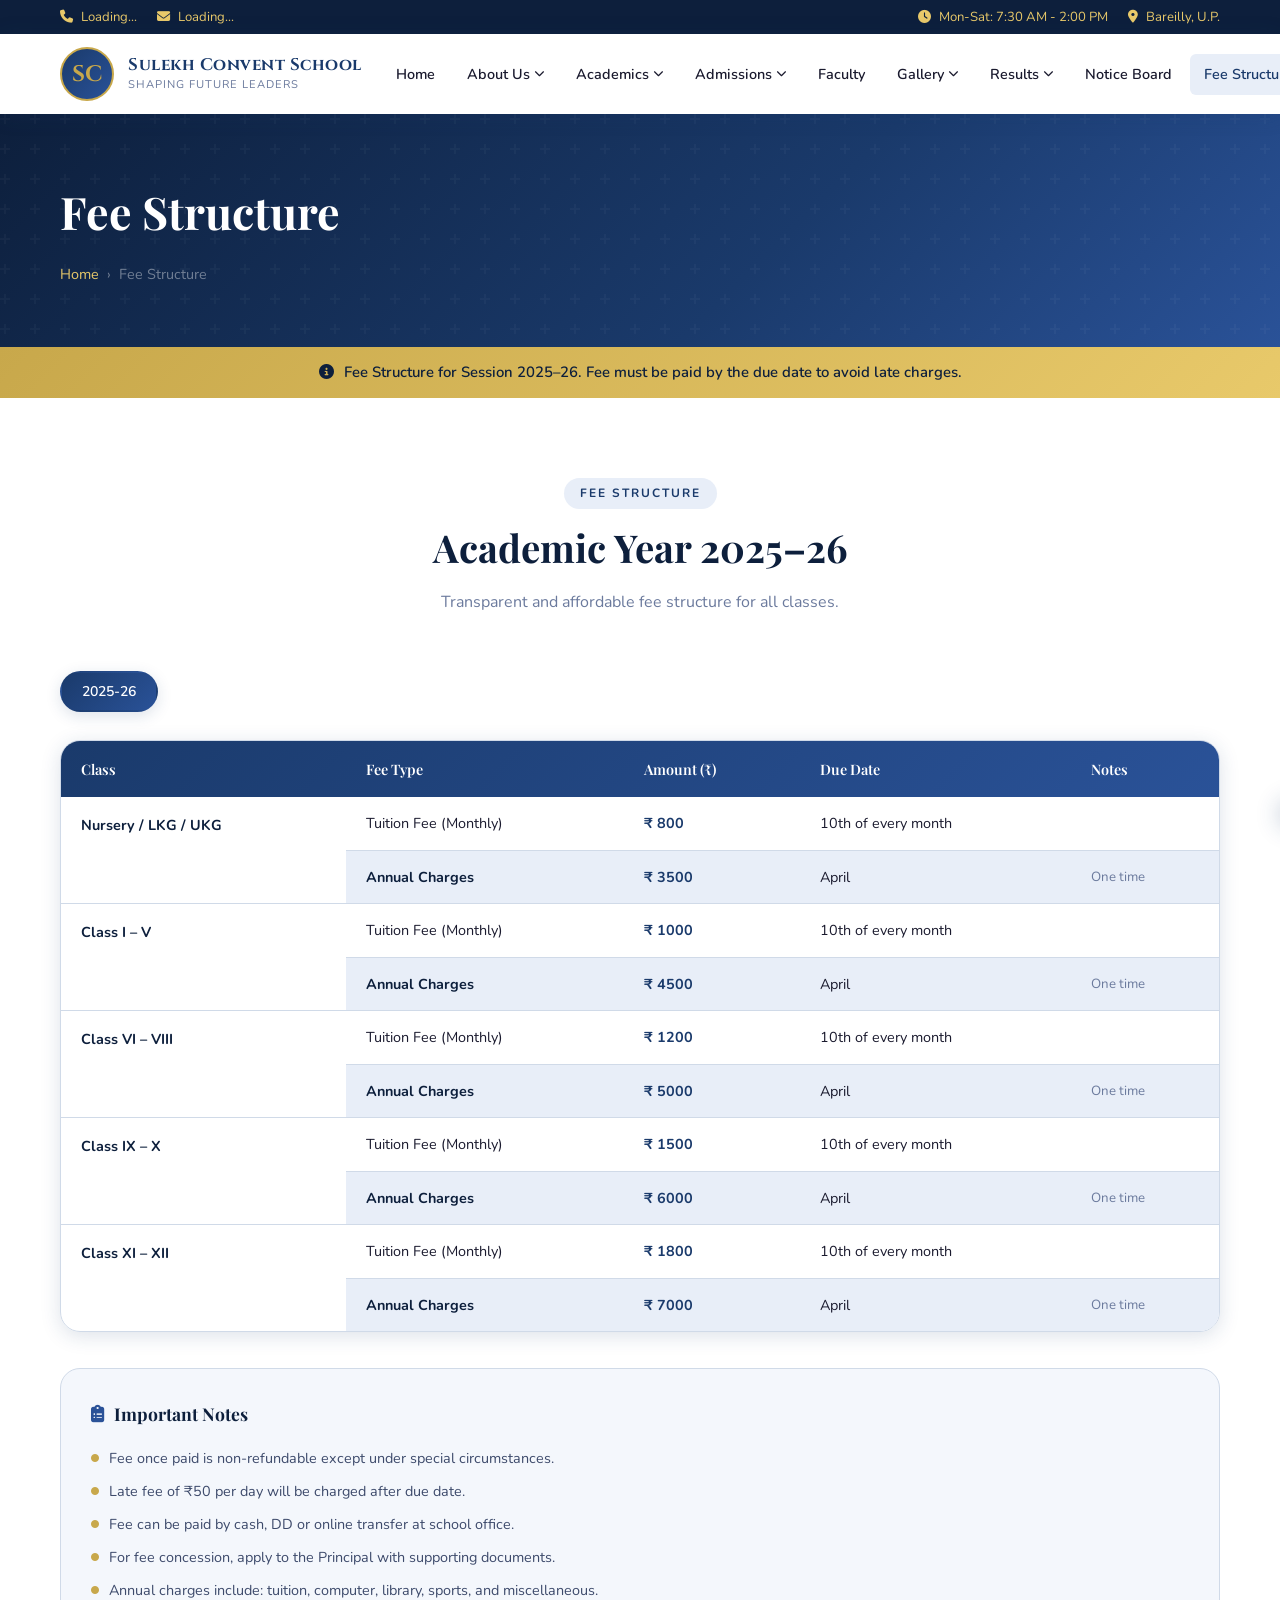
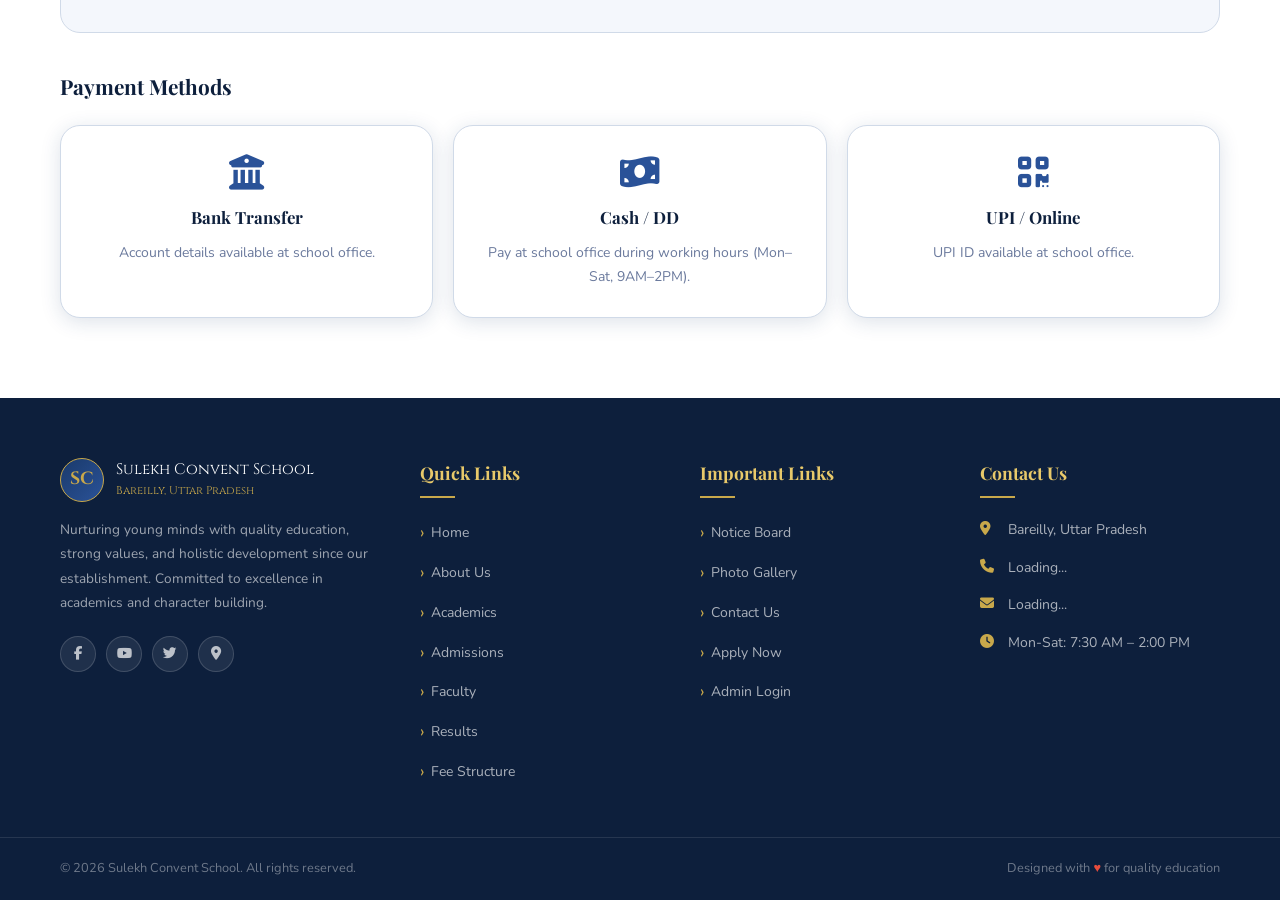
<file: fee-structure.html>
<!DOCTYPE html>
<html lang="en">
<head>
  <meta charset="UTF-8" />
  <meta name="viewport" content="width=device-width, initial-scale=1.0" />
  <title>Fee Structure – Sulekh Convent School, Bareilly</title>
  <link rel="stylesheet" href="https://cdnjs.cloudflare.com/ajax/libs/font-awesome/6.5.0/css/all.min.css" />
  <link rel="stylesheet" href="css/global.css" />
  <link rel="stylesheet" href="css/fee.css" />
</head>
<body>
<div id="navbar-container"></div>

<section class="page-banner">
  <div class="container">
    <h1>Fee Structure</h1>
    <div class="breadcrumb">
      <a href="index.html">Home</a><span>›</span><span>Fee Structure</span>
    </div>
  </div>
</section>

<!-- Fee Notice -->
<div class="fee-notice-bar">
  <div class="container">
    <i class="fas fa-info-circle"></i>
    <span id="feeNoticeText" data-editable="feeNotice">Fee Structure for Session 2025–26. Fee must be paid by the due date to avoid late charges.</span>
  </div>
</div>

<section class="section">
  <div class="container">
    <div class="section-header">
      <span class="badge">Fee Structure</span>
      <h2>Academic Year 2025–26</h2>
      <p>Transparent and affordable fee structure for all classes.</p>
    </div>

    <!-- Session Tabs -->
    <div class="fee-session-tabs" id="feeSessionTabs">
      <!-- Dynamically filled -->
    </div>

    <button class="btn-add-new" onclick="openAddFeeModal()"><i class="fas fa-plus"></i> Add Fee Entry</button>

    <!-- Fee Table -->
    <div class="fee-table-wrap" id="feeTableWrap">
      <div class="loader"><div class="spinner"></div></div>
    </div>

    <!-- Fee Notes -->
    <div class="fee-notes-box">
      <h4><i class="fas fa-clipboard-list"></i> Important Notes</h4>
      <ul id="feeNotesList">
        <li data-editable="feeNote1"><i class="fas fa-circle"></i> Fee once paid is non-refundable except under special circumstances.</li>
        <li data-editable="feeNote2"><i class="fas fa-circle"></i> Late fee of ₹50 per day will be charged after due date.</li>
        <li data-editable="feeNote3"><i class="fas fa-circle"></i> Fee can be paid by cash, DD or online transfer at school office.</li>
        <li data-editable="feeNote4"><i class="fas fa-circle"></i> For fee concession, apply to the Principal with supporting documents.</li>
        <li data-editable="feeNote5"><i class="fas fa-circle"></i> Annual charges include: tuition, computer, library, sports, and miscellaneous.</li>
      </ul>
      <button class="btn-add-new" onclick="openAddNoteModal()"><i class="fas fa-plus"></i> Add Note</button>
    </div>

    <!-- Payment Modes -->
    <div class="payment-modes">
      <h3>Payment Methods</h3>
      <div class="payment-grid">
        <div class="pay-card">
          <i class="fas fa-university"></i>
          <h4>Bank Transfer</h4>
          <p data-editable="bankDetails">Account details available at school office.</p>
        </div>
        <div class="pay-card">
          <i class="fas fa-money-bill-wave"></i>
          <h4>Cash / DD</h4>
          <p>Pay at school office during working hours (Mon–Sat, 9AM–2PM).</p>
        </div>
        <div class="pay-card">
          <i class="fas fa-qrcode"></i>
          <h4>UPI / Online</h4>
          <p data-editable="upiDetails">UPI ID available at school office.</p>
        </div>
      </div>
    </div>
  </div>
</section>

<div id="footer-container"></div>
<script src="js/global.js"></script>
<script src="js/fee.js"></script>
</body>
</html>
</file>
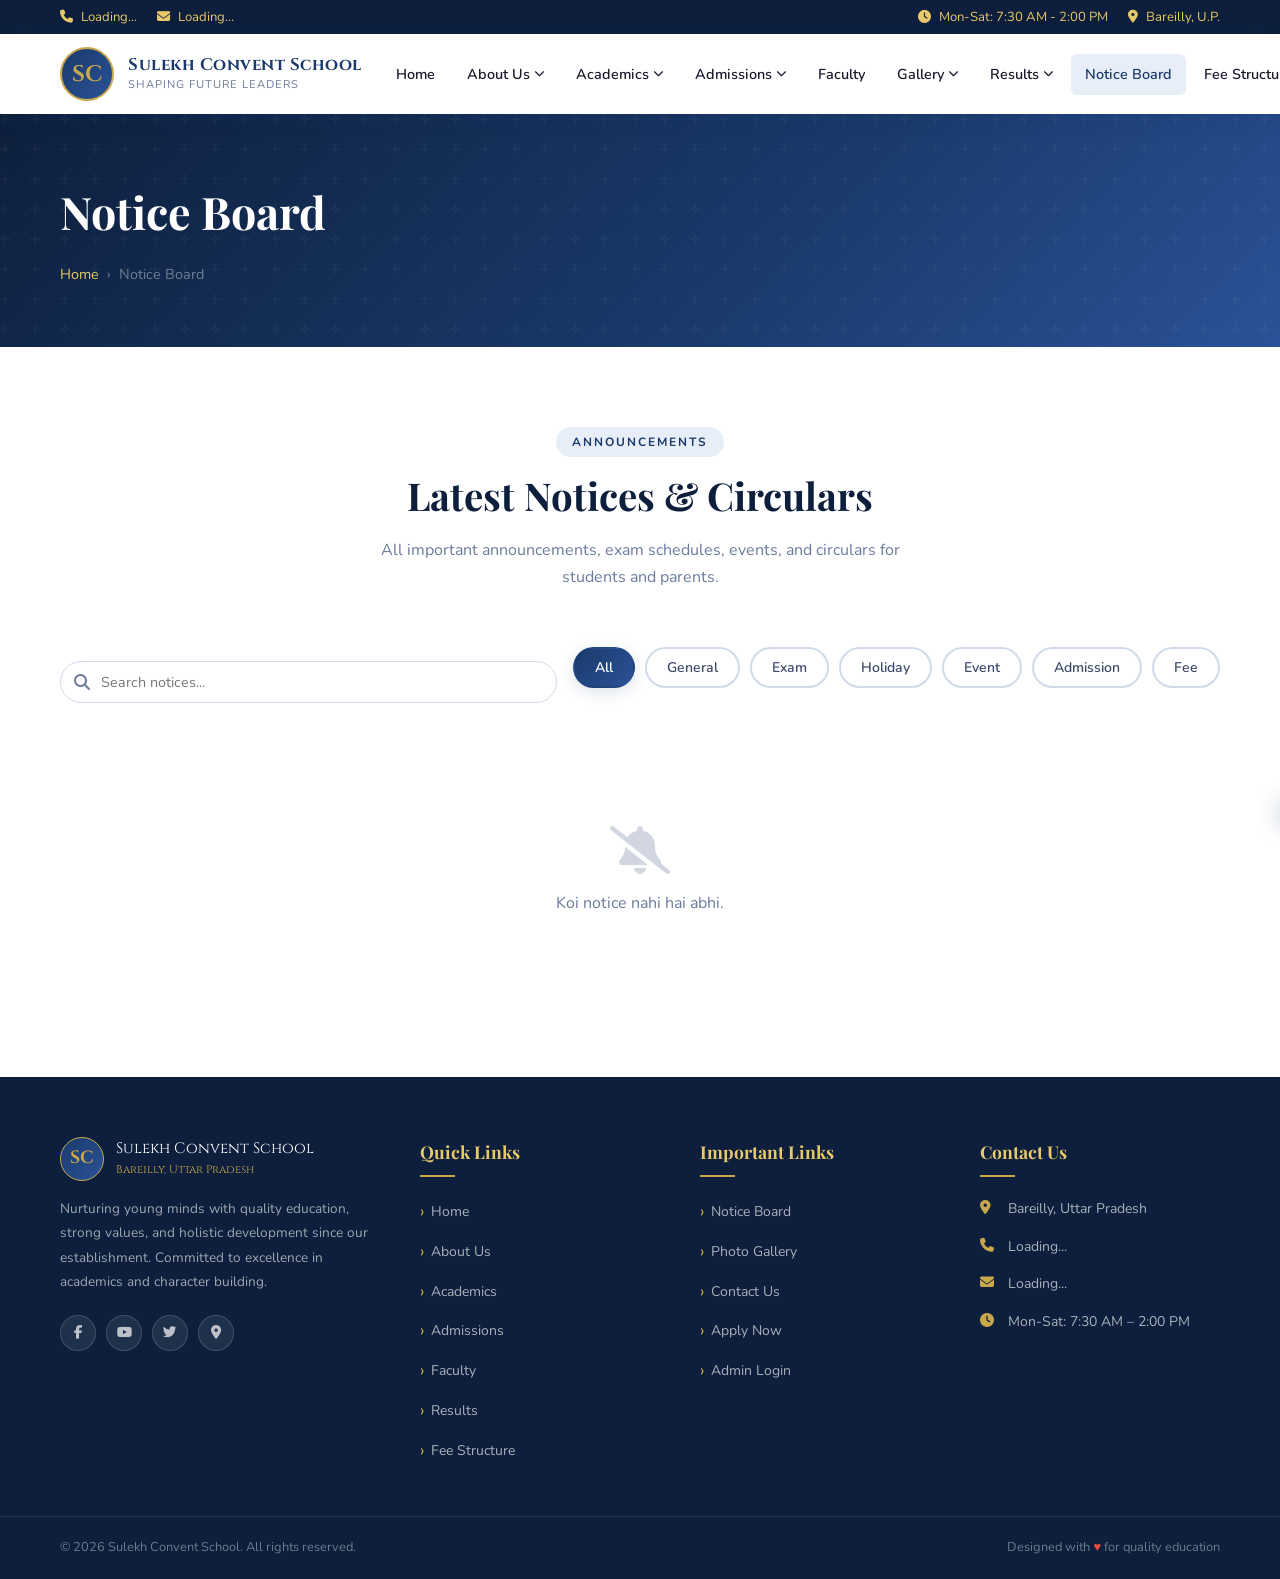
<file: noticeboard.html>
<!DOCTYPE html>
<html lang="en">
<head>
  <meta charset="UTF-8" />
  <meta name="viewport" content="width=device-width, initial-scale=1.0" />
  <title>Notice Board – Sulekh Convent School, Bareilly</title>
  <link rel="stylesheet" href="https://cdnjs.cloudflare.com/ajax/libs/font-awesome/6.5.0/css/all.min.css" />
  <link rel="stylesheet" href="css/global.css" />
  <link rel="stylesheet" href="css/noticeboard.css" />
</head>
<body>
<div id="navbar-container"></div>

<section class="page-banner">
  <div class="container">
    <h1>Notice Board</h1>
    <div class="breadcrumb"><a href="index.html">Home</a><span>›</span><span>Notice Board</span></div>
  </div>
</section>

<section class="section">
  <div class="container">
    <div class="section-header">
      <span class="badge">Announcements</span>
      <h2>Latest Notices & Circulars</h2>
      <p>All important announcements, exam schedules, events, and circulars for students and parents.</p>
    </div>

    <!-- Search & Filter Bar -->
    <div class="notice-toolbar">
      <div class="notice-search">
        <i class="fas fa-search"></i>
        <input type="text" id="noticeSearch" placeholder="Search notices..." oninput="filterNotices()" />
      </div>
      <div class="notice-cat-filters" id="noticeCatFilters">
        <button class="filter-btn active" data-cat="all">All</button>
        <button class="filter-btn" data-cat="General">General</button>
        <button class="filter-btn" data-cat="Exam">Exam</button>
        <button class="filter-btn" data-cat="Holiday">Holiday</button>
        <button class="filter-btn" data-cat="Event">Event</button>
        <button class="filter-btn" data-cat="Admission">Admission</button>
        <button class="filter-btn" data-cat="Fee">Fee</button>
      </div>
    </div>

    <button class="btn-add-new" onclick="openAddNoticeModal()"><i class="fas fa-plus"></i> Add Notice</button>

    <div id="noticeList">
      <div class="loader"><div class="spinner"></div></div>
    </div>
  </div>
</section>

<div id="footer-container"></div>
<script src="js/global.js"></script>
<script src="js/noticeboard.js"></script>
</body>
</html>
</file>
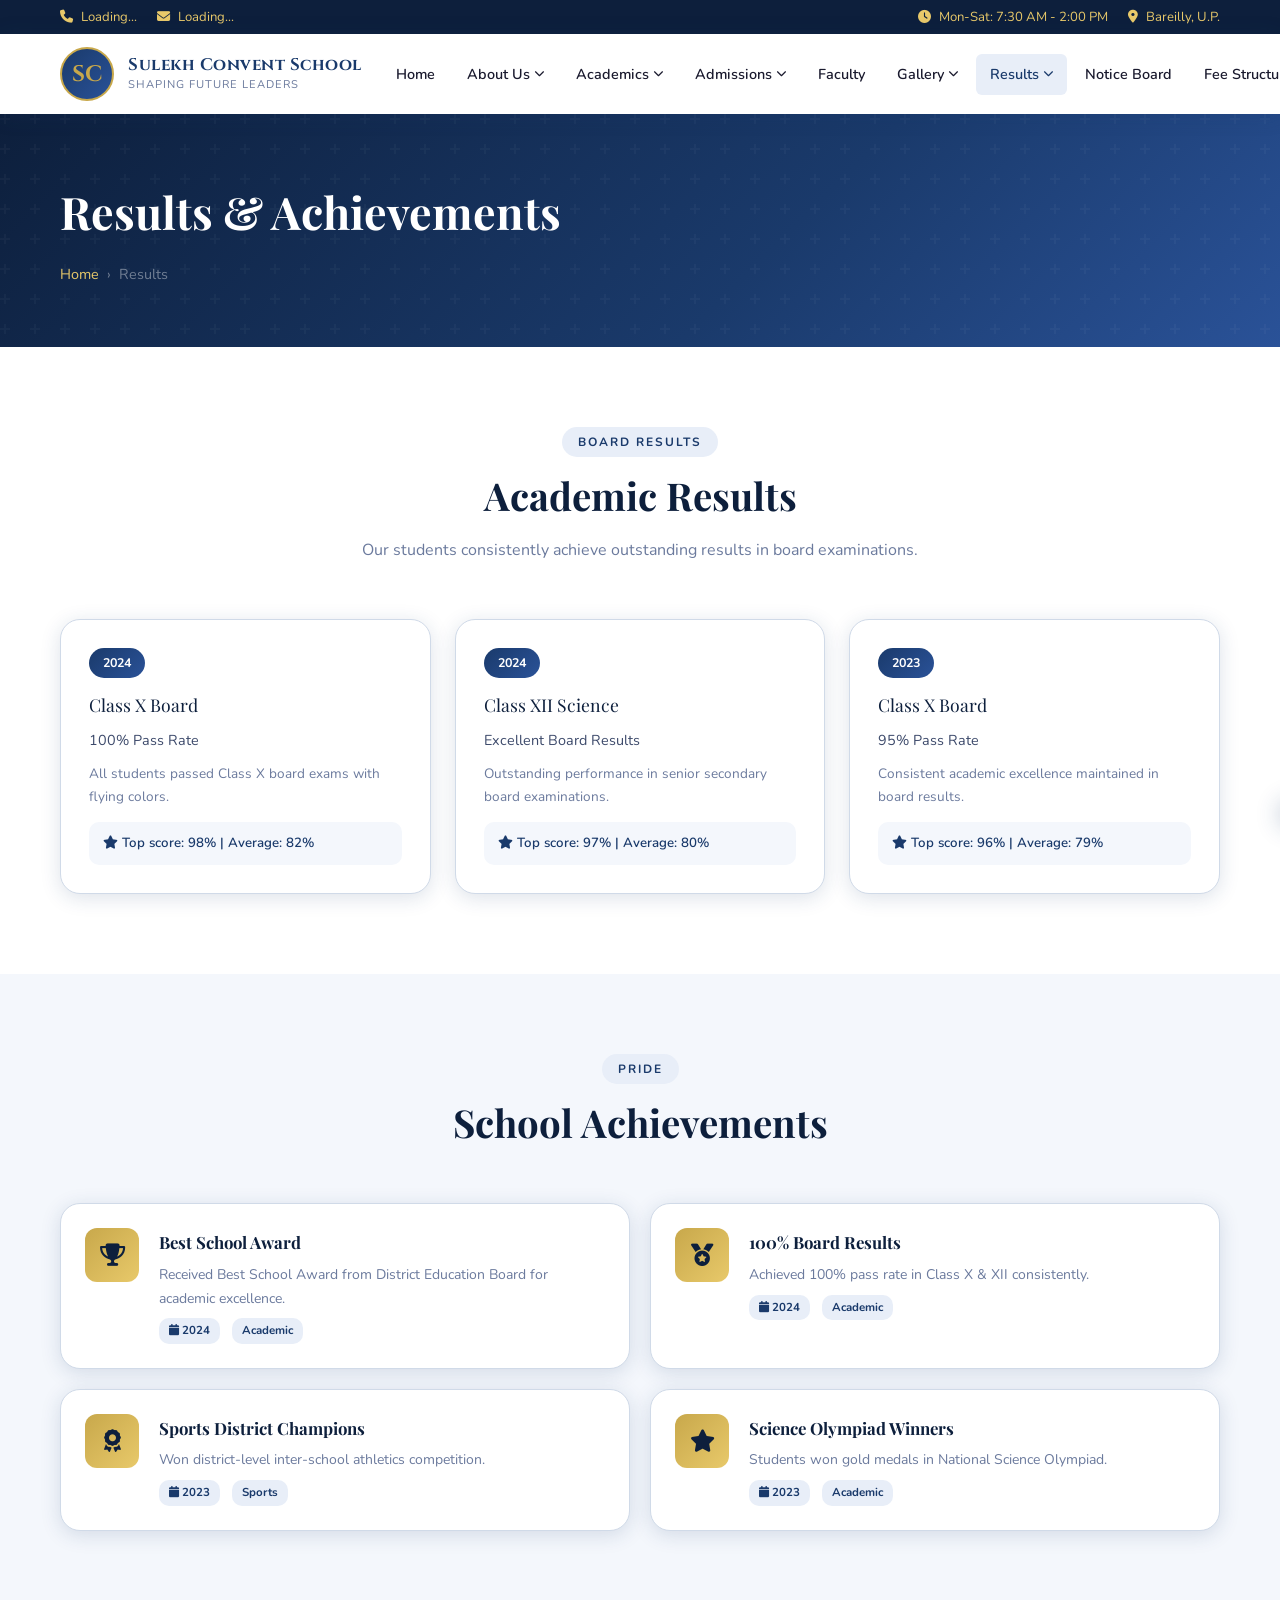
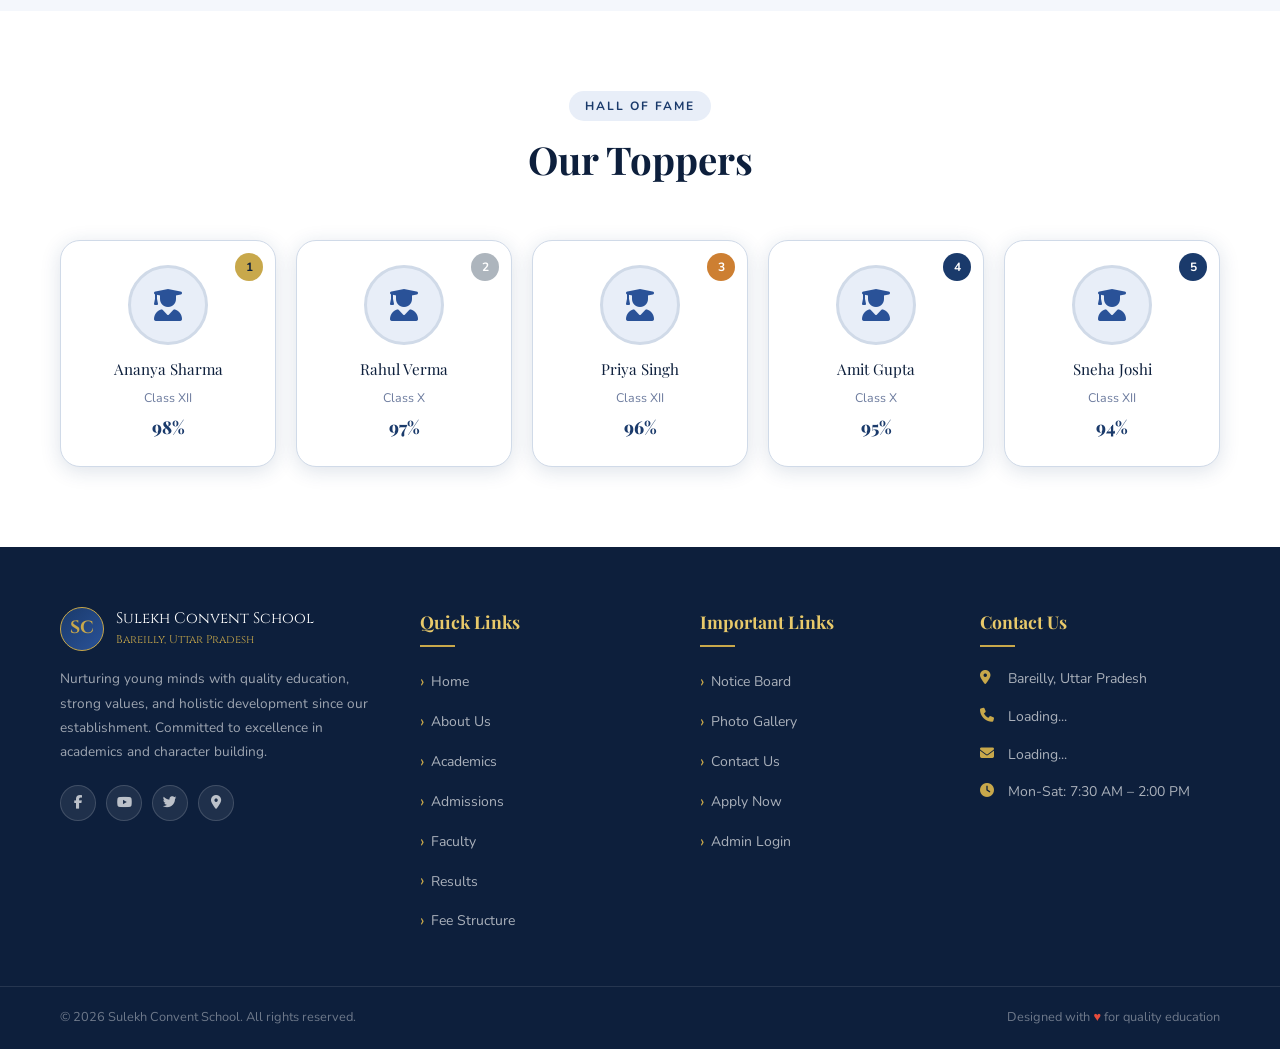
<file: results.html>
<!DOCTYPE html>
<html lang="en">
<head>
  <meta charset="UTF-8" />
  <meta name="viewport" content="width=device-width, initial-scale=1.0" />
  <title>Results & Achievements – Sulekh Convent School</title>
  <link rel="stylesheet" href="https://cdnjs.cloudflare.com/ajax/libs/font-awesome/6.5.0/css/all.min.css" />
  <link rel="stylesheet" href="css/global.css" />
  <link rel="stylesheet" href="css/results.css" />
</head>
<body>
<div id="navbar-container"></div>

<section class="page-banner">
  <div class="container">
    <h1>Results & Achievements</h1>
    <div class="breadcrumb"><a href="index.html">Home</a><span>›</span><span>Results</span></div>
  </div>
</section>

<!-- Results -->
<section class="section" id="results">
  <div class="container">
    <div class="section-header">
      <span class="badge">Board Results</span>
      <h2>Academic Results</h2>
      <p>Our students consistently achieve outstanding results in board examinations.</p>
    </div>
    <button class="btn-add-new" onclick="openAddResultModal()"><i class="fas fa-plus"></i> Add Result</button>
    <div class="results-grid" id="resultsGrid">
      <div class="loader"><div class="spinner"></div></div>
    </div>
  </div>
</section>

<!-- Achievements -->
<section class="section section-alt" id="achievements">
  <div class="container">
    <div class="section-header">
      <span class="badge">Pride</span>
      <h2>School Achievements</h2>
    </div>
    <button class="btn-add-new" onclick="openAddAchModal()"><i class="fas fa-plus"></i> Add Achievement</button>
    <div class="achievements-full-grid" id="achFullGrid">
      <div class="loader"><div class="spinner"></div></div>
    </div>
  </div>
</section>

<!-- Toppers -->
<section class="section" id="toppers">
  <div class="container">
    <div class="section-header">
      <span class="badge">Hall of Fame</span>
      <h2>Our Toppers</h2>
    </div>
    <div class="toppers-grid" id="toppersGrid">
      <div class="loader"><div class="spinner"></div></div>
    </div>
    <button class="btn-add-new" onclick="openAddTopperModal()"><i class="fas fa-plus"></i> Add Topper</button>
  </div>
</section>

<div id="footer-container"></div>
<script src="js/global.js"></script>
<script src="js/results.js"></script>
</body>
</html>
</file>
<file: css/global.css>
/* ============================================================
   SULEKH CONVENT SCHOOL - Global CSS
   File: css/global.css
   Used by: ALL pages
   ============================================================ */

/* --- Google Fonts Import --- */
@import url('https://fonts.googleapis.com/css2?family=Playfair+Display:wght@400;600;700;800&family=Nunito:wght@300;400;500;600;700&family=Cinzel:wght@400;600;700&display=swap');

/* --- CSS Variables (Color Theme: Blue & White) --- */
:root {
  --primary:        #1a3a6b;   /* Deep navy blue */
  --primary-light:  #2a5298;   /* Medium blue */
  --primary-dark:   #0d1f3c;   /* Very dark navy */
  --accent:         #c8a84b;   /* Gold accent */
  --accent-light:   #e8c96a;   /* Light gold */
  --white:          #ffffff;
  --off-white:      #f4f7fc;
  --light-blue:     #e8eef8;
  --text-dark:      #1a1a2e;
  --text-mid:       #3d4a6b;
  --text-light:     #6b7a9d;
  --border:         #d0dae8;
  --shadow:         rgba(26, 58, 107, 0.15);
  --shadow-strong:  rgba(26, 58, 107, 0.30);

  --font-display:   'Cinzel', serif;
  --font-heading:   'Playfair Display', serif;
  --font-body:      'Nunito', sans-serif;

  --navbar-height:  80px;
  --radius:         10px;
  --radius-lg:      20px;
  --transition:     all 0.3s ease;
}

/* --- Reset & Base --- */
*, *::before, *::after {
  margin: 0;
  padding: 0;
  box-sizing: border-box;
}

html { scroll-behavior: smooth; }

body {
  font-family: var(--font-body);
  color: var(--text-dark);
  background: var(--white);
  line-height: 1.7;
  overflow-x: hidden;
}

a {
  color: inherit;
  text-decoration: none;
  transition: var(--transition);
}

img { max-width: 100%; display: block; }

ul { list-style: none; }

/* --- Scrollbar --- */
::-webkit-scrollbar { width: 8px; }
::-webkit-scrollbar-track { background: var(--light-blue); }
::-webkit-scrollbar-thumb { background: var(--primary-light); border-radius: 4px; }

/* ============================================================
   TOP BAR (above navbar)
   ============================================================ */
.top-bar {
  background: var(--primary-dark);
  color: var(--accent-light);
  font-size: 0.82rem;
  padding: 6px 0;
  font-family: var(--font-body);
}

.top-bar .container {
  display: flex;
  justify-content: space-between;
  align-items: center;
  flex-wrap: wrap;
  gap: 8px;
}

.top-bar-left, .top-bar-right {
  display: flex;
  align-items: center;
  gap: 20px;
}

.top-bar a:hover { color: var(--white); }

.top-bar i { margin-right: 5px; }

/* ============================================================
   NAVBAR
   ============================================================ */
.navbar {
  position: sticky;
  top: 0;
  z-index: 1000;
  background: var(--white);
  box-shadow: 0 2px 20px var(--shadow);
  transition: var(--transition);
}

.navbar.scrolled {
  background: rgba(255, 255, 255, 0.97);
  backdrop-filter: blur(10px);
}

.navbar .container {
  display: flex;
  align-items: center;
  justify-content: space-between;
  height: var(--navbar-height);
  gap: 20px;
}

/* School Logo/Brand */
.navbar-brand {
  display: flex;
  align-items: center;
  gap: 14px;
  flex-shrink: 0;
}

.navbar-brand .logo-circle {
  width: 54px;
  height: 54px;
  background: linear-gradient(135deg, var(--primary), var(--primary-light));
  border-radius: 50%;
  display: flex;
  align-items: center;
  justify-content: center;
  color: var(--accent);
  font-family: var(--font-display);
  font-size: 1.4rem;
  font-weight: 700;
  border: 2px solid var(--accent);
  flex-shrink: 0;
}

.navbar-brand .brand-text .school-name {
  font-family: var(--font-display);
  font-size: 1.05rem;
  font-weight: 700;
  color: var(--primary);
  line-height: 1.2;
  letter-spacing: 0.5px;
}

.navbar-brand .brand-text .school-tagline {
  font-size: 0.7rem;
  color: var(--text-light);
  letter-spacing: 1px;
  text-transform: uppercase;
}

/* Nav Links */
.nav-links {
  display: flex;
  align-items: center;
  gap: 4px;
}

.nav-links > li {
  position: relative;
}

.nav-links > li > a {
  display: flex;
  align-items: center;
  gap: 4px;
  padding: 8px 14px;
  font-size: 0.9rem;
  font-weight: 600;
  color: var(--text-dark);
  border-radius: 6px;
  transition: var(--transition);
  white-space: nowrap;
}

.nav-links > li > a:hover,
.nav-links > li.active > a {
  color: var(--primary);
  background: var(--light-blue);
}

.nav-links > li > a i.arrow {
  font-size: 0.65rem;
  transition: transform 0.3s;
}

.nav-links > li:hover > a i.arrow {
  transform: rotate(180deg);
}

/* Dropdown */
.dropdown {
  position: absolute;
  top: calc(100% + 8px);
  left: 0;
  min-width: 220px;
  background: var(--white);
  border-radius: var(--radius);
  box-shadow: 0 10px 40px var(--shadow-strong);
  border: 1px solid var(--border);
  opacity: 0;
  visibility: hidden;
  transform: translateY(-10px);
  transition: var(--transition);
  z-index: 100;
  overflow: hidden;
}

.nav-links > li:hover .dropdown {
  opacity: 1;
  visibility: visible;
  transform: translateY(0);
}

.dropdown li a {
  display: block;
  padding: 10px 18px;
  font-size: 0.875rem;
  color: var(--text-dark);
  border-bottom: 1px solid var(--border);
  transition: var(--transition);
}

.dropdown li:last-child a { border-bottom: none; }

.dropdown li a:hover {
  background: var(--light-blue);
  color: var(--primary);
  padding-left: 24px;
}

/* Admin Login Button */
.btn-admin-login {
  display: flex;
  align-items: center;
  gap: 8px;
  padding: 9px 18px;
  background: linear-gradient(135deg, var(--primary), var(--primary-light));
  color: var(--white) !important;
  border-radius: 25px;
  font-size: 0.85rem;
  font-weight: 600;
  border: none;
  cursor: pointer;
  box-shadow: 0 4px 15px var(--shadow);
  transition: var(--transition);
}

.btn-admin-login:hover {
  transform: translateY(-2px);
  box-shadow: 0 6px 20px var(--shadow-strong);
  background: linear-gradient(135deg, var(--primary-light), var(--primary));
}

/* Hamburger */
.hamburger {
  display: none;
  flex-direction: column;
  gap: 5px;
  cursor: pointer;
  padding: 5px;
  background: none;
  border: none;
}

.hamburger span {
  width: 25px;
  height: 2.5px;
  background: var(--primary);
  border-radius: 2px;
  transition: var(--transition);
  display: block;
}

.hamburger.active span:nth-child(1) { transform: rotate(45deg) translate(5px, 5px); }
.hamburger.active span:nth-child(2) { opacity: 0; transform: scaleX(0); }
.hamburger.active span:nth-child(3) { transform: rotate(-45deg) translate(5px, -5px); }

/* ============================================================
   FOOTER
   ============================================================ */
.footer {
  background: var(--primary-dark);
  color: rgba(255,255,255,0.85);
  padding: 60px 0 0;
  font-size: 0.9rem;
}

.footer-grid {
  display: grid;
  grid-template-columns: 2fr 1.5fr 1.5fr 1.5fr;
  gap: 40px;
  padding-bottom: 40px;
}

.footer-col h4 {
  font-family: var(--font-heading);
  font-size: 1.1rem;
  color: var(--accent-light);
  margin-bottom: 20px;
  position: relative;
  padding-bottom: 10px;
}

.footer-col h4::after {
  content: '';
  position: absolute;
  bottom: 0;
  left: 0;
  width: 35px;
  height: 2px;
  background: var(--accent);
}

.footer-brand .logo-area {
  display: flex;
  align-items: center;
  gap: 12px;
  margin-bottom: 16px;
}

.footer-brand .logo-circle-sm {
  width: 44px;
  height: 44px;
  background: linear-gradient(135deg, var(--primary), var(--primary-light));
  border-radius: 50%;
  display: flex;
  align-items: center;
  justify-content: center;
  color: var(--accent);
  font-family: var(--font-display);
  font-size: 1.1rem;
  font-weight: 700;
  border: 1px solid var(--accent);
}

.footer-brand .f-school-name {
  font-family: var(--font-display);
  font-size: 0.95rem;
  color: var(--white);
  line-height: 1.3;
}

.footer-brand p {
  color: rgba(255,255,255,0.6);
  line-height: 1.8;
  margin-bottom: 20px;
  font-size: 0.85rem;
}

.footer-social {
  display: flex;
  gap: 10px;
}

.footer-social a {
  width: 36px;
  height: 36px;
  background: rgba(255,255,255,0.08);
  border: 1px solid rgba(255,255,255,0.15);
  border-radius: 50%;
  display: flex;
  align-items: center;
  justify-content: center;
  color: rgba(255,255,255,0.7);
  font-size: 0.85rem;
  transition: var(--transition);
}

.footer-social a:hover {
  background: var(--accent);
  border-color: var(--accent);
  color: var(--primary-dark);
  transform: translateY(-3px);
}

.footer-links li {
  margin-bottom: 10px;
}

.footer-links li a {
  color: rgba(255,255,255,0.65);
  font-size: 0.875rem;
  display: flex;
  align-items: center;
  gap: 6px;
  transition: var(--transition);
}

.footer-links li a::before {
  content: '›';
  color: var(--accent);
  font-size: 1.1rem;
}

.footer-links li a:hover {
  color: var(--accent-light);
  padding-left: 5px;
}

.footer-contact li {
  display: flex;
  gap: 12px;
  margin-bottom: 14px;
  color: rgba(255,255,255,0.65);
  font-size: 0.875rem;
}

.footer-contact li i {
  color: var(--accent);
  margin-top: 3px;
  flex-shrink: 0;
  width: 16px;
}

.footer-bottom {
  border-top: 1px solid rgba(255,255,255,0.1);
  padding: 20px 0;
  display: flex;
  justify-content: space-between;
  align-items: center;
  flex-wrap: wrap;
  gap: 10px;
  font-size: 0.8rem;
  color: rgba(255,255,255,0.4);
}

.footer-bottom a {
  color: var(--accent-light);
}

/* ============================================================
   SHARED UTILITY CLASSES
   ============================================================ */
.container {
  max-width: 1200px;
  margin: 0 auto;
  padding: 0 20px;
}

.section {
  padding: 80px 0;
}

.section-alt {
  background: var(--off-white);
}

/* Section Heading */
.section-header {
  text-align: center;
  margin-bottom: 55px;
}

.section-header .badge {
  display: inline-block;
  background: var(--light-blue);
  color: var(--primary);
  font-size: 0.75rem;
  font-weight: 700;
  letter-spacing: 2px;
  text-transform: uppercase;
  padding: 5px 16px;
  border-radius: 20px;
  margin-bottom: 14px;
}

.section-header h2 {
  font-family: var(--font-heading);
  font-size: clamp(1.8rem, 3vw, 2.5rem);
  color: var(--primary-dark);
  margin-bottom: 16px;
  line-height: 1.3;
}

.section-header p {
  color: var(--text-light);
  max-width: 580px;
  margin: 0 auto;
  font-size: 1rem;
}

.section-divider {
  display: flex;
  align-items: center;
  justify-content: center;
  gap: 10px;
  margin-bottom: 20px;
}

.section-divider span {
  width: 40px;
  height: 2px;
  background: var(--border);
  display: block;
}

.section-divider .dot {
  width: 8px;
  height: 8px;
  background: var(--accent);
  border-radius: 50%;
  display: block;
}

/* Buttons */
.btn {
  display: inline-flex;
  align-items: center;
  gap: 8px;
  padding: 12px 28px;
  border-radius: 30px;
  font-family: var(--font-body);
  font-size: 0.9rem;
  font-weight: 600;
  cursor: pointer;
  border: 2px solid transparent;
  transition: var(--transition);
  text-decoration: none;
}

.btn-primary {
  background: linear-gradient(135deg, var(--primary), var(--primary-light));
  color: var(--white);
  box-shadow: 0 4px 20px var(--shadow);
}

.btn-primary:hover {
  transform: translateY(-2px);
  box-shadow: 0 8px 25px var(--shadow-strong);
}

.btn-outline {
  background: transparent;
  border-color: var(--primary);
  color: var(--primary);
}

.btn-outline:hover {
  background: var(--primary);
  color: var(--white);
}

.btn-gold {
  background: linear-gradient(135deg, var(--accent), var(--accent-light));
  color: var(--primary-dark);
  font-weight: 700;
}

.btn-gold:hover {
  transform: translateY(-2px);
  box-shadow: 0 8px 25px rgba(200, 168, 75, 0.4);
}

/* Page Banner (inner pages) */
.page-banner {
  background: linear-gradient(135deg, var(--primary-dark) 0%, var(--primary) 60%, var(--primary-light) 100%);
  padding: 60px 0;
  position: relative;
  overflow: hidden;
}

.page-banner::before {
  content: '';
  position: absolute;
  top: 0; right: 0; bottom: 0; left: 0;
  background: url("data:image/svg+xml,%3Csvg width='60' height='60' viewBox='0 0 60 60' xmlns='http://www.w3.org/2000/svg'%3E%3Cg fill='none' fill-rule='evenodd'%3E%3Cg fill='%23ffffff' fill-opacity='0.03'%3E%3Cpath d='M36 34v-4h-2v4h-4v2h4v4h2v-4h4v-2h-4zm0-30V0h-2v4h-4v2h4v4h2V6h4V4h-4zM6 34v-4H4v4H0v2h4v4h2v-4h4v-2H6zM6 4V0H4v4H0v2h4v4h2V6h4V4H6z'/%3E%3C/g%3E%3C/g%3E%3C/svg%3E");
}

.page-banner .container {
  position: relative;
  z-index: 1;
}

.page-banner h1 {
  font-family: var(--font-heading);
  font-size: clamp(1.8rem, 4vw, 2.8rem);
  color: var(--white);
  margin-bottom: 12px;
}

.page-banner .breadcrumb {
  display: flex;
  align-items: center;
  gap: 8px;
  color: rgba(255,255,255,0.7);
  font-size: 0.9rem;
}

.page-banner .breadcrumb a { color: var(--accent-light); }
.page-banner .breadcrumb a:hover { color: var(--white); }
.page-banner .breadcrumb span { color: rgba(255,255,255,0.4); }

/* Cards */
.card {
  background: var(--white);
  border-radius: var(--radius-lg);
  box-shadow: 0 4px 20px var(--shadow);
  overflow: hidden;
  transition: var(--transition);
}

.card:hover {
  transform: translateY(-6px);
  box-shadow: 0 12px 40px var(--shadow-strong);
}

/* ============================================================
   ADMIN EDIT CONTROLS (visible only when admin logged in)
   ============================================================ */
.admin-edit-bar {
  display: none;
  position: fixed;
  bottom: 20px;
  right: 20px;
  z-index: 9000;
  background: var(--primary-dark);
  color: var(--white);
  border-radius: 12px;
  padding: 14px 20px;
  box-shadow: 0 8px 30px var(--shadow-strong);
  font-size: 0.85rem;
  align-items: center;
  gap: 14px;
}

.admin-edit-bar.visible { display: flex; }

.admin-badge {
  display: flex;
  align-items: center;
  gap: 6px;
  color: var(--accent-light);
  font-weight: 600;
}

.admin-badge i { color: var(--accent); }

.admin-edit-bar .btn-logout {
  background: rgba(255,255,255,0.1);
  border: 1px solid rgba(255,255,255,0.2);
  color: var(--white);
  padding: 6px 14px;
  border-radius: 20px;
  font-size: 0.8rem;
  cursor: pointer;
  transition: var(--transition);
}

.admin-edit-bar .btn-logout:hover { background: rgba(255,0,0,0.3); }

/* Editable content highlight */
body.admin-mode [data-editable] {
  position: relative;
  cursor: pointer;
  outline: 2px dashed transparent;
  transition: outline 0.2s;
}

body.admin-mode [data-editable]:hover {
  outline: 2px dashed var(--accent);
  border-radius: 4px;
}

body.admin-mode [data-editable]:hover::after {
  content: '✏️ Edit';
  position: absolute;
  top: -28px;
  right: 0;
  background: var(--accent);
  color: var(--primary-dark);
  font-size: 0.7rem;
  font-weight: 700;
  padding: 2px 8px;
  border-radius: 4px;
  white-space: nowrap;
  z-index: 10;
}

/* Admin Action Buttons (on content items) */
.admin-actions {
  display: none;
  gap: 8px;
  margin-top: 10px;
}

body.admin-mode .admin-actions { display: flex; }

.btn-edit-item, .btn-delete-item {
  padding: 5px 12px;
  border-radius: 6px;
  font-size: 0.78rem;
  font-weight: 600;
  cursor: pointer;
  border: none;
  transition: var(--transition);
}

.btn-edit-item {
  background: var(--primary-light);
  color: var(--white);
}

.btn-edit-item:hover { background: var(--primary); }

.btn-delete-item {
  background: #dc3545;
  color: var(--white);
}

.btn-delete-item:hover { background: #b02a37; }

/* Add New Button */
.btn-add-new {
  display: none;
  align-items: center;
  gap: 8px;
  padding: 10px 20px;
  background: linear-gradient(135deg, var(--accent), var(--accent-light));
  color: var(--primary-dark);
  border-radius: 25px;
  font-weight: 700;
  font-size: 0.85rem;
  cursor: pointer;
  border: none;
  transition: var(--transition);
  margin: 20px auto;
}

body.admin-mode .btn-add-new { display: inline-flex; }

/* ============================================================
   MODAL (Edit/Add dialogs)
   ============================================================ */
.modal-overlay {
  display: none;
  position: fixed;
  inset: 0;
  background: rgba(0,0,0,0.6);
  z-index: 9999;
  align-items: center;
  justify-content: center;
  backdrop-filter: blur(4px);
}

.modal-overlay.open { display: flex; }

.modal-box {
  background: var(--white);
  border-radius: var(--radius-lg);
  padding: 36px;
  width: 90%;
  max-width: 560px;
  max-height: 85vh;
  overflow-y: auto;
  box-shadow: 0 20px 60px rgba(0,0,0,0.3);
  position: relative;
  animation: modalIn 0.3s ease;
}

@keyframes modalIn {
  from { opacity: 0; transform: scale(0.9) translateY(20px); }
  to   { opacity: 1; transform: scale(1) translateY(0); }
}

.modal-box h3 {
  font-family: var(--font-heading);
  font-size: 1.4rem;
  color: var(--primary);
  margin-bottom: 24px;
}

.modal-close {
  position: absolute;
  top: 18px;
  right: 18px;
  background: var(--light-blue);
  border: none;
  width: 32px;
  height: 32px;
  border-radius: 50%;
  cursor: pointer;
  font-size: 1rem;
  color: var(--text-dark);
  display: flex;
  align-items: center;
  justify-content: center;
  transition: var(--transition);
}

.modal-close:hover { background: #dc3545; color: var(--white); }

.form-group {
  margin-bottom: 18px;
}

.form-group label {
  display: block;
  font-size: 0.85rem;
  font-weight: 600;
  color: var(--text-mid);
  margin-bottom: 6px;
}

.form-group input,
.form-group textarea,
.form-group select {
  width: 100%;
  padding: 10px 14px;
  border: 1.5px solid var(--border);
  border-radius: var(--radius);
  font-family: var(--font-body);
  font-size: 0.9rem;
  color: var(--text-dark);
  background: var(--white);
  transition: var(--transition);
  outline: none;
}

.form-group input:focus,
.form-group textarea:focus,
.form-group select:focus {
  border-color: var(--primary-light);
  box-shadow: 0 0 0 3px rgba(42, 82, 152, 0.1);
}

.form-group textarea { min-height: 120px; resize: vertical; }

.form-actions {
  display: flex;
  gap: 12px;
  margin-top: 24px;
  justify-content: flex-end;
}

/* Toast notifications */
.toast {
  position: fixed;
  bottom: 80px;
  right: 20px;
  background: var(--primary-dark);
  color: var(--white);
  padding: 12px 20px;
  border-radius: 10px;
  font-size: 0.88rem;
  z-index: 99999;
  box-shadow: 0 6px 25px var(--shadow-strong);
  transform: translateX(150%);
  transition: transform 0.4s ease;
}

.toast.show { transform: translateX(0); }
.toast.success { border-left: 4px solid #28a745; }
.toast.error   { border-left: 4px solid #dc3545; }

/* Loading spinner */
.loader {
  display: flex;
  justify-content: center;
  padding: 40px;
}

.spinner {
  width: 40px;
  height: 40px;
  border: 3px solid var(--border);
  border-top-color: var(--primary);
  border-radius: 50%;
  animation: spin 0.8s linear infinite;
}

@keyframes spin { to { transform: rotate(360deg); } }

/* ============================================================
   RESPONSIVE
   ============================================================ */
@media (max-width: 1024px) {
  .footer-grid { grid-template-columns: 1fr 1fr; }
}

@media (max-width: 768px) {
  :root { --navbar-height: 65px; }

  .top-bar .top-bar-right { display: none; }

  .hamburger { display: flex; }

  .nav-links {
    position: fixed;
    top: var(--navbar-height);
    left: 0;
    right: 0;
    background: var(--white);
    flex-direction: column;
    align-items: stretch;
    padding: 20px;
    gap: 4px;
    box-shadow: 0 10px 30px var(--shadow-strong);
    transform: translateY(-110%);
    transition: transform 0.4s ease;
    max-height: calc(100vh - var(--navbar-height));
    overflow-y: auto;
  }

  .nav-links.open { transform: translateY(0); }

  .nav-links > li > a { padding: 12px 10px; }

  .dropdown {
    position: static;
    box-shadow: none;
    border: none;
    opacity: 1;
    visibility: visible;
    transform: none;
    display: none;
    background: var(--off-white);
    border-radius: var(--radius);
    margin-top: 4px;
  }

  .nav-links > li.open .dropdown { display: block; }

  .section { padding: 50px 0; }

  .footer-grid { grid-template-columns: 1fr; gap: 30px; }

  .footer-bottom { flex-direction: column; text-align: center; }
}

/* ============================================================
   GLOBAL FILTER / TAB BUTTONS
   Used by: gallery, noticeboard, faculty, academics pages
   ============================================================ */
.filter-btn,
.tab-btn {
  padding: 9px 20px;
  border-radius: 25px;
  border: 2px solid var(--border);
  background: var(--white);
  color: var(--text-mid);
  font-family: var(--font-body);
  font-size: 0.875rem;
  font-weight: 600;
  cursor: pointer;
  transition: var(--transition);
  white-space: nowrap;
}

.filter-btn:hover,
.tab-btn:hover {
  border-color: var(--primary-light);
  color: var(--primary);
  background: var(--light-blue);
}

.filter-btn.active,
.tab-btn.active {
  background: linear-gradient(135deg, var(--primary), var(--primary-light));
  color: var(--white);
  border-color: transparent;
  box-shadow: 0 4px 15px var(--shadow);
}

.gallery-filters,
.notice-cat-filters,
.faculty-filters,
.classes-tabs {
  display: flex;
  gap: 10px;
  flex-wrap: wrap;
  justify-content: center;
  margin-bottom: 30px;
}
</file>
<file: css/admin-dashboard.css>
/* ============================================================
   SULEKH CONVENT SCHOOL - Admin Dashboard CSS
   File: css/admin-dashboard.css
   ============================================================ */

/* ============================================================
   LAYOUT
   ============================================================ */
body.dashboard-page {
  display: flex;
  min-height: 100vh;
  background: #f0f4fa;
  font-family: var(--font-body);
  overflow-x: hidden;
}

/* ============================================================
   SIDEBAR
   ============================================================ */
.dashboard-sidebar {
  width: 250px;
  min-height: 100vh;
  background: var(--primary-dark);
  position: fixed;
  top: 0;
  left: 0;
  bottom: 0;
  z-index: 500;
  display: flex;
  flex-direction: column;
  transition: transform 0.3s ease;
  overflow-y: auto;
}

.sidebar-brand {
  display: flex;
  align-items: center;
  gap: 12px;
  padding: 22px 20px;
  border-bottom: 1px solid rgba(255,255,255,0.08);
  flex-shrink: 0;
}

.sb-logo {
  width: 40px;
  height: 40px;
  background: linear-gradient(135deg, var(--primary-light), var(--accent));
  border-radius: 10px;
  display: flex;
  align-items: center;
  justify-content: center;
  font-family: var(--font-display);
  font-size: 1rem;
  font-weight: 700;
  color: var(--white);
  flex-shrink: 0;
}

.sb-title span {
  display: block;
  font-size: 0.85rem;
  font-weight: 700;
  color: var(--white);
  line-height: 1.2;
}

.sb-title small {
  font-size: 0.72rem;
  color: var(--accent-light);
  letter-spacing: 1px;
  text-transform: uppercase;
}

.sidebar-nav {
  flex: 1;
  padding: 16px 12px;
  display: flex;
  flex-direction: column;
  gap: 2px;
}

.nav-section-label {
  font-size: 0.65rem;
  font-weight: 700;
  letter-spacing: 2px;
  text-transform: uppercase;
  color: rgba(255,255,255,0.3);
  padding: 14px 10px 6px;
}

.snav-item {
  display: flex;
  align-items: center;
  gap: 10px;
  padding: 10px 14px;
  border-radius: 8px;
  color: rgba(255,255,255,0.65);
  font-size: 0.875rem;
  font-weight: 600;
  text-decoration: none;
  transition: var(--transition);
  cursor: pointer;
  background: none;
  border: none;
  width: 100%;
  text-align: left;
}

.snav-item:hover {
  background: rgba(255,255,255,0.08);
  color: var(--white);
}

.snav-item.active {
  background: linear-gradient(135deg, var(--primary-light), rgba(42,82,152,0.8));
  color: var(--white);
  box-shadow: 0 4px 15px rgba(42,82,152,0.4);
}

.snav-item i { width: 18px; text-align: center; font-size: 0.9rem; }

.snav-badge {
  margin-left: auto;
  background: var(--accent);
  color: var(--primary-dark);
  font-size: 0.68rem;
  font-weight: 800;
  padding: 2px 7px;
  border-radius: 10px;
  min-width: 20px;
  text-align: center;
}

.sidebar-footer {
  margin-top: auto;
  padding-top: 16px;
  border-top: 1px solid rgba(255,255,255,0.08);
}

.logout-btn:hover { background: rgba(220,53,69,0.25) !important; color: #ff6b6b !important; }

/* ============================================================
   MAIN CONTENT
   ============================================================ */
.dashboard-main {
  margin-left: 250px;
  flex: 1;
  min-height: 100vh;
  display: flex;
  flex-direction: column;
}

/* Topbar */
.dash-topbar {
  background: var(--white);
  border-bottom: 1px solid var(--border);
  padding: 0 28px;
  height: 64px;
  display: flex;
  align-items: center;
  gap: 16px;
  position: sticky;
  top: 0;
  z-index: 100;
  box-shadow: 0 2px 10px var(--shadow);
}

.sidebar-toggle {
  background: none;
  border: none;
  font-size: 1.2rem;
  color: var(--text-mid);
  cursor: pointer;
  display: none;
  padding: 6px;
}

.dash-page-title {
  font-family: var(--font-heading);
  font-size: 1.1rem;
  color: var(--primary-dark);
  font-weight: 700;
}

.dash-topbar-right { margin-left: auto; }

.dash-admin-info {
  display: flex;
  align-items: center;
  gap: 10px;
}

.dash-avatar {
  width: 36px;
  height: 36px;
  background: linear-gradient(135deg, var(--primary), var(--primary-light));
  border-radius: 50%;
  display: flex;
  align-items: center;
  justify-content: center;
  color: var(--white);
  font-size: 0.9rem;
}

.dash-admin-info span {
  display: block;
  font-size: 0.88rem;
  font-weight: 700;
  color: var(--text-dark);
  line-height: 1.2;
}

.dash-admin-info small {
  font-size: 0.72rem;
  color: var(--text-light);
  text-transform: uppercase;
  letter-spacing: 0.5px;
}

/* Sections */
.dash-section { display: none; padding: 28px; }
.dash-section.active { display: block; }

/* Welcome */
.dash-welcome {
  display: flex;
  justify-content: space-between;
  align-items: flex-start;
  background: linear-gradient(135deg, var(--primary), var(--primary-light));
  border-radius: var(--radius-lg);
  padding: 28px 32px;
  margin-bottom: 24px;
  color: var(--white);
  flex-wrap: wrap;
  gap: 16px;
}

.dw-text h2 {
  font-family: var(--font-heading);
  font-size: 1.5rem;
  margin-bottom: 8px;
}

.dw-text h2 span { color: var(--accent-light); }

.dw-text p { color: rgba(255,255,255,0.8); font-size: 0.9rem; }

.dw-date {
  font-size: 0.85rem;
  color: rgba(255,255,255,0.7);
  text-align: right;
}

/* Stats */
.dash-stats-grid {
  display: grid;
  grid-template-columns: repeat(4, 1fr);
  gap: 16px;
  margin-bottom: 24px;
}

.dash-stat-card {
  background: var(--white);
  border-radius: var(--radius-lg);
  padding: 22px 20px;
  display: flex;
  align-items: center;
  gap: 16px;
  border: 1px solid var(--border);
  box-shadow: 0 3px 15px var(--shadow);
  transition: var(--transition);
}

.dash-stat-card:hover { transform: translateY(-3px); box-shadow: 0 8px 25px var(--shadow-strong); }

.dsc-icon {
  width: 50px;
  height: 50px;
  border-radius: 12px;
  display: flex;
  align-items: center;
  justify-content: center;
  font-size: 1.3rem;
  flex-shrink: 0;
}

.dsc-icon.notices    { background: #fef3c7; color: #d97706; }
.dsc-icon.gallery    { background: #dbeafe; color: #2563eb; }
.dsc-icon.faculty    { background: #dcfce7; color: #16a34a; }
.dsc-icon.results    { background: #fce7f3; color: #db2777; }

.dsc-num {
  display: block;
  font-family: var(--font-heading);
  font-size: 1.8rem;
  font-weight: 800;
  color: var(--primary-dark);
  line-height: 1;
}

.dsc-label {
  font-size: 0.78rem;
  color: var(--text-light);
  font-weight: 600;
  text-transform: uppercase;
  letter-spacing: 0.5px;
}

/* Quick Actions */
.dash-quick-actions {
  margin-bottom: 24px;
}

.dash-quick-actions h3 {
  font-family: var(--font-heading);
  font-size: 1rem;
  color: var(--text-mid);
  margin-bottom: 14px;
  text-transform: uppercase;
  letter-spacing: 1px;
  font-size: 0.78rem;
}

.qa-grid {
  display: grid;
  grid-template-columns: repeat(6, 1fr);
  gap: 12px;
}

.qa-btn {
  background: var(--white);
  border: 1.5px solid var(--border);
  border-radius: var(--radius);
  padding: 14px 10px;
  text-align: center;
  cursor: pointer;
  transition: var(--transition);
  font-family: var(--font-body);
  font-size: 0.8rem;
  font-weight: 600;
  color: var(--text-mid);
  display: flex;
  flex-direction: column;
  align-items: center;
  gap: 8px;
}

.qa-btn i { font-size: 1.3rem; color: var(--primary-light); }

.qa-btn:hover {
  border-color: var(--primary-light);
  background: var(--light-blue);
  color: var(--primary);
  transform: translateY(-3px);
  box-shadow: 0 6px 20px var(--shadow);
}

/* Dashboard Card */
.dash-card {
  background: var(--white);
  border-radius: var(--radius-lg);
  border: 1px solid var(--border);
  box-shadow: 0 3px 15px var(--shadow);
  overflow: hidden;
  margin-bottom: 24px;
}

.dash-card-header {
  display: flex;
  align-items: center;
  justify-content: space-between;
  padding: 18px 24px;
  border-bottom: 1px solid var(--border);
  background: var(--off-white);
}

.dash-card-header h3 {
  font-family: var(--font-heading);
  font-size: 1.05rem;
  color: var(--primary-dark);
  display: flex;
  align-items: center;
  gap: 10px;
}

.dash-card-header h3 i { color: var(--primary-light); }

/* Small buttons */
.btn-sm {
  padding: 7px 16px;
  border-radius: 20px;
  font-size: 0.8rem;
  font-weight: 600;
  background: var(--light-blue);
  color: var(--primary);
  border: none;
  cursor: pointer;
  transition: var(--transition);
}

.btn-sm:hover { background: var(--primary); color: var(--white); }

.btn-sm-icon {
  padding: 8px 16px;
  font-size: 0.82rem;
}

/* Data Tables */
.dash-table-wrap { overflow-x: auto; }

.dash-table {
  width: 100%;
  border-collapse: collapse;
  font-size: 0.875rem;
}

.dash-table thead th {
  background: var(--light-blue);
  color: var(--primary);
  padding: 12px 16px;
  text-align: left;
  font-weight: 700;
  font-size: 0.78rem;
  text-transform: uppercase;
  letter-spacing: 0.5px;
  white-space: nowrap;
}

.dash-table tbody tr { border-bottom: 1px solid rgba(0,0,0,0.05); transition: background 0.15s; }
.dash-table tbody tr:last-child { border-bottom: none; }
.dash-table tbody tr:hover { background: var(--off-white); }

.dash-table tbody td { padding: 12px 16px; color: var(--text-dark); vertical-align: middle; }

.dash-table .td-actions { display: flex; gap: 6px; }

.dt-badge {
  display: inline-block;
  padding: 3px 10px;
  border-radius: 12px;
  font-size: 0.72rem;
  font-weight: 700;
}

.dt-badge.important { background: #fde8e8; color: #c53030; }
.dt-badge.normal    { background: var(--light-blue); color: var(--primary); }
.dt-badge.active    { background: #dcfce7; color: #16a34a; }
.dt-badge.inactive  { background: #f3f4f6; color: #6b7280; }

/* No data row */
.no-data-row td {
  text-align: center;
  padding: 40px !important;
  color: var(--text-light);
  font-style: italic;
}

/* Contact Edit Form */
.contact-edit-form {
  display: grid;
  grid-template-columns: 1fr 1fr;
  gap: 16px;
  padding: 24px;
}

/* Users Info Box */
.users-info-box {
  padding: 28px;
  display: flex;
  flex-direction: column;
  gap: 8px;
  font-size: 0.9rem;
  color: var(--text-mid);
  line-height: 1.7;
}

.users-info-box i { font-size: 2rem; color: var(--primary-light); margin-bottom: 10px; }
.users-info-box code {
  background: var(--light-blue);
  padding: 2px 8px;
  border-radius: 4px;
  font-size: 0.85rem;
  color: var(--primary);
}

/* Recent notices preview */
.recent-notice-item {
  display: flex;
  align-items: flex-start;
  gap: 14px;
  padding: 14px 20px;
  border-bottom: 1px solid rgba(0,0,0,0.05);
  transition: background 0.15s;
}

.recent-notice-item:hover { background: var(--off-white); }
.recent-notice-item:last-child { border-bottom: none; }

.rni-dot {
  width: 10px;
  height: 10px;
  border-radius: 50%;
  flex-shrink: 0;
  margin-top: 6px;
}

.rni-dot.important { background: #e74c3c; }
.rni-dot.normal { background: var(--primary-light); }

.rni-title { font-size: 0.88rem; font-weight: 600; color: var(--text-dark); margin-bottom: 3px; }
.rni-meta  { font-size: 0.78rem; color: var(--text-light); display: flex; gap: 12px; }

/* Gallery thumbnails in table */
.dash-thumb {
  width: 50px;
  height: 40px;
  object-fit: cover;
  border-radius: 6px;
  border: 1px solid var(--border);
}

/* ============================================================
   RESPONSIVE
   ============================================================ */
@media (max-width: 1024px) {
  .dash-stats-grid { grid-template-columns: repeat(2, 1fr); }
  .qa-grid { grid-template-columns: repeat(3, 1fr); }
}

@media (max-width: 768px) {
  .dashboard-sidebar {
    transform: translateX(-100%);
  }
  .dashboard-sidebar.open {
    transform: translateX(0);
    box-shadow: 5px 0 30px rgba(0,0,0,0.3);
  }
  .dashboard-main { margin-left: 0; }
  .sidebar-toggle { display: block; }
  .dash-stats-grid { grid-template-columns: 1fr 1fr; }
  .qa-grid { grid-template-columns: repeat(2, 1fr); }
  .contact-edit-form { grid-template-columns: 1fr; }
  .dash-section { padding: 16px; }
  .dash-welcome { padding: 20px; }
}
</file>
<file: css/admin-login.css>
/* ============================================================
   SULEKH CONVENT SCHOOL - Admin Login CSS
   File: css/admin-login.css
   ============================================================ */

body.login-page {
  margin: 0;
  padding: 0;
  min-height: 100vh;
  background: var(--off-white);
  font-family: var(--font-body);
}

.login-wrapper {
  display: grid;
  grid-template-columns: 1fr 1fr;
  min-height: 100vh;
}

/* ============================================================
   LEFT PANEL
   ============================================================ */
.login-left {
  background: linear-gradient(145deg, var(--primary-dark) 0%, var(--primary) 55%, var(--primary-light) 100%);
  display: flex;
  align-items: center;
  justify-content: center;
  padding: 60px 50px;
  position: relative;
  overflow: hidden;
}

.login-left::before {
  content: '';
  position: absolute;
  top: -20%;
  left: -20%;
  width: 500px;
  height: 500px;
  background: rgba(255,255,255,0.03);
  border-radius: 50%;
}

.login-left::after {
  content: '';
  position: absolute;
  bottom: -15%;
  right: -15%;
  width: 400px;
  height: 400px;
  background: rgba(200,168,75,0.06);
  border-radius: 50%;
}

.login-left-content {
  position: relative;
  z-index: 1;
  text-align: center;
  color: var(--white);
}

.school-emblem {
  margin-bottom: 28px;
}

.emblem-ring {
  width: 100px;
  height: 100px;
  border: 3px solid var(--accent);
  border-radius: 50%;
  display: flex;
  align-items: center;
  justify-content: center;
  margin: 0 auto;
  background: rgba(200,168,75,0.1);
  backdrop-filter: blur(10px);
  animation: pulse 3s ease-in-out infinite;
}

@keyframes pulse {
  0%, 100% { box-shadow: 0 0 0 0 rgba(200,168,75,0.3); }
  50% { box-shadow: 0 0 0 15px rgba(200,168,75,0); }
}

.emblem-ring span {
  font-family: var(--font-display);
  font-size: 2rem;
  font-weight: 700;
  color: var(--accent-light);
}

.login-left-content h1 {
  font-family: var(--font-heading);
  font-size: 1.8rem;
  margin-bottom: 8px;
  color: var(--white);
}

.login-left-content > p {
  color: rgba(255,255,255,0.65);
  font-size: 0.9rem;
  margin-bottom: 40px;
}

.login-features {
  display: flex;
  flex-direction: column;
  gap: 14px;
  text-align: left;
}

.lf-item {
  display: flex;
  align-items: center;
  gap: 12px;
  background: rgba(255,255,255,0.07);
  border: 1px solid rgba(255,255,255,0.12);
  border-radius: 10px;
  padding: 12px 18px;
  font-size: 0.9rem;
  color: rgba(255,255,255,0.85);
  backdrop-filter: blur(5px);
}

.lf-item i {
  color: var(--accent-light);
  width: 18px;
  text-align: center;
}

/* ============================================================
   RIGHT PANEL
   ============================================================ */
.login-right {
  display: flex;
  align-items: center;
  justify-content: center;
  padding: 40px;
  background: var(--off-white);
}

.login-card {
  width: 100%;
  max-width: 420px;
  background: var(--white);
  border-radius: var(--radius-lg);
  padding: 48px 44px;
  box-shadow: 0 10px 50px var(--shadow);
  border: 1px solid var(--border);
}

.login-header {
  text-align: center;
  margin-bottom: 36px;
}

.lock-icon {
  width: 60px;
  height: 60px;
  background: linear-gradient(135deg, var(--primary), var(--primary-light));
  border-radius: 50%;
  display: flex;
  align-items: center;
  justify-content: center;
  margin: 0 auto 16px;
  color: var(--white);
  font-size: 1.4rem;
  box-shadow: 0 8px 20px var(--shadow);
}

.login-header h2 {
  font-family: var(--font-heading);
  font-size: 1.7rem;
  color: var(--primary-dark);
  margin-bottom: 8px;
}

.login-header p {
  color: var(--text-light);
  font-size: 0.9rem;
}

/* Error message */
.login-error {
  background: #fff5f5;
  border: 1px solid #fed7d7;
  border-left: 4px solid #fc8181;
  border-radius: var(--radius);
  padding: 12px 16px;
  color: #c53030;
  font-size: 0.875rem;
  margin-bottom: 20px;
  display: flex;
  align-items: center;
  gap: 8px;
}

/* Form fields */
.login-form .form-group {
  margin-bottom: 20px;
}

.login-form label {
  display: flex;
  align-items: center;
  gap: 7px;
  font-size: 0.85rem;
  font-weight: 600;
  color: var(--text-mid);
  margin-bottom: 8px;
}

.login-form label i {
  color: var(--primary-light);
  width: 14px;
}

.login-form input {
  width: 100%;
  padding: 13px 16px;
  border: 1.5px solid var(--border);
  border-radius: var(--radius);
  font-family: var(--font-body);
  font-size: 0.95rem;
  color: var(--text-dark);
  background: var(--white);
  transition: var(--transition);
  outline: none;
}

.login-form input:focus {
  border-color: var(--primary-light);
  box-shadow: 0 0 0 3px rgba(42, 82, 152, 0.1);
}

.password-wrap {
  position: relative;
}

.password-wrap input { padding-right: 44px; }

.toggle-pass {
  position: absolute;
  right: 12px;
  top: 50%;
  transform: translateY(-50%);
  background: none;
  border: none;
  color: var(--text-light);
  cursor: pointer;
  font-size: 0.9rem;
  padding: 4px;
  transition: color 0.2s;
}

.toggle-pass:hover { color: var(--primary); }

/* Login button */
.btn-login {
  width: 100%;
  padding: 14px;
  background: linear-gradient(135deg, var(--primary), var(--primary-light));
  color: var(--white);
  border: none;
  border-radius: var(--radius);
  font-family: var(--font-body);
  font-size: 1rem;
  font-weight: 700;
  cursor: pointer;
  transition: var(--transition);
  margin-top: 10px;
  box-shadow: 0 6px 20px var(--shadow);
  letter-spacing: 0.3px;
}

.btn-login:hover {
  transform: translateY(-2px);
  box-shadow: 0 10px 30px var(--shadow-strong);
}

.btn-login:active { transform: translateY(0); }

.btn-login:disabled {
  opacity: 0.7;
  cursor: not-allowed;
  transform: none;
}

/* Footer */
.login-footer {
  text-align: center;
  margin-top: 28px;
  display: flex;
  align-items: center;
  justify-content: center;
  gap: 12px;
  font-size: 0.83rem;
  color: var(--text-light);
  flex-wrap: wrap;
}

.login-footer a {
  color: var(--primary-light);
  font-weight: 600;
  transition: color 0.2s;
}

.login-footer a:hover { color: var(--primary); }
.login-footer .sep { color: var(--border); }

/* ============================================================
   RESPONSIVE
   ============================================================ */
@media (max-width: 768px) {
  .login-wrapper { grid-template-columns: 1fr; }
  .login-left { display: none; }
  .login-right { padding: 30px 20px; align-items: flex-start; padding-top: 60px; }
  .login-card { padding: 36px 28px; }
}

@keyframes shake {
  0%, 100% { transform: translateX(0); }
  20%       { transform: translateX(-8px); }
  40%       { transform: translateX(8px); }
  60%       { transform: translateX(-5px); }
  80%       { transform: translateX(5px); }
}
</file>
<file: css/admissions.css>
/* ============================================================
   SULEKH CONVENT SCHOOL - Admissions CSS
   File: css/admissions.css
   ============================================================ */

.admission-alert {
  background: linear-gradient(135deg, var(--accent), var(--accent-light));
  padding: 14px 0;
  text-align: center;
}

.admission-alert .container {
  display: flex;
  align-items: center;
  justify-content: center;
  gap: 12px;
  font-weight: 700;
  color: var(--primary-dark);
  font-size: 0.95rem;
}

.admission-alert i { font-size: 1.1rem; }

/* Steps */
.process-steps {
  display: flex;
  align-items: flex-start;
  gap: 0;
  flex-wrap: wrap;
  justify-content: center;
}

.step-item {
  flex: 1;
  min-width: 200px;
  max-width: 240px;
  text-align: center;
  padding: 28px 20px;
  background: var(--white);
  border-radius: var(--radius-lg);
  border: 1px solid var(--border);
  box-shadow: 0 4px 20px var(--shadow);
  transition: var(--transition);
}

.step-item:hover { transform: translateY(-6px); box-shadow: 0 12px 35px var(--shadow-strong); }

.step-num {
  width: 56px;
  height: 56px;
  background: linear-gradient(135deg, var(--primary), var(--primary-light));
  color: var(--white);
  font-family: var(--font-heading);
  font-size: 1.4rem;
  font-weight: 700;
  border-radius: 50%;
  display: flex;
  align-items: center;
  justify-content: center;
  margin: 0 auto 16px;
  box-shadow: 0 4px 15px var(--shadow);
}

.step-content h4 {
  font-family: var(--font-heading);
  font-size: 1rem;
  color: var(--primary-dark);
  margin-bottom: 8px;
}

.step-content p { font-size: 0.84rem; color: var(--text-light); line-height: 1.7; }

.step-arrow {
  display: flex;
  align-items: center;
  padding: 0 10px;
  color: var(--primary-light);
  font-size: 1.2rem;
  margin-top: 28px;
}

/* Eligibility */
.eligibility-grid {
  display: grid;
  grid-template-columns: repeat(5, 1fr);
  gap: 20px;
}

.elig-card {
  background: var(--white);
  border-radius: var(--radius-lg);
  padding: 28px 20px;
  text-align: center;
  border: 1px solid var(--border);
  box-shadow: 0 4px 20px var(--shadow);
  transition: var(--transition);
}

.elig-card:hover { transform: translateY(-5px); box-shadow: 0 12px 35px var(--shadow-strong); }

.elig-icon {
  width: 54px;
  height: 54px;
  background: var(--light-blue);
  border-radius: 50%;
  display: flex;
  align-items: center;
  justify-content: center;
  margin: 0 auto 14px;
  font-size: 1.4rem;
  color: var(--primary);
  transition: var(--transition);
}

.elig-card:hover .elig-icon {
  background: linear-gradient(135deg, var(--primary), var(--primary-light));
  color: var(--white);
}

.elig-card h4 {
  font-family: var(--font-heading);
  font-size: 1rem;
  color: var(--primary-dark);
  margin-bottom: 8px;
}

.elig-card p { font-size: 0.83rem; color: var(--text-light); line-height: 1.6; }

/* Documents */
.docs-grid {
  display: grid;
  grid-template-columns: repeat(4, 1fr);
  gap: 16px;
}

.doc-item {
  display: flex;
  align-items: flex-start;
  gap: 12px;
  background: var(--white);
  border-radius: var(--radius);
  padding: 18px 16px;
  border: 1px solid var(--border);
  font-size: 0.875rem;
  color: var(--text-mid);
  transition: var(--transition);
}

.doc-item:hover { border-color: var(--primary-light); box-shadow: 0 4px 15px var(--shadow); }
.doc-item i { color: var(--primary); margin-top: 2px; flex-shrink: 0; }

/* Enquiry Form */
.enquiry-wrapper {
  display: grid;
  grid-template-columns: 1.5fr 1fr;
  gap: 40px;
  align-items: start;
}

.enquiry-form-card {
  background: var(--white);
  border-radius: var(--radius-lg);
  padding: 36px;
  border: 1px solid var(--border);
  box-shadow: 0 4px 20px var(--shadow);
}

.form-row {
  display: grid;
  grid-template-columns: 1fr 1fr;
  gap: 16px;
}

.enq-success {
  background: #f0fff4;
  border: 1px solid #9ae6b4;
  border-radius: var(--radius);
  padding: 14px 18px;
  color: #276749;
  font-weight: 600;
  font-size: 0.9rem;
  margin-top: 16px;
  display: flex;
  align-items: center;
  gap: 10px;
}

.enquiry-info {
  background: var(--primary-dark);
  border-radius: var(--radius-lg);
  padding: 32px;
  position: sticky;
  top: 100px;
}

.enquiry-info h3 {
  font-family: var(--font-heading);
  font-size: 1.2rem;
  color: var(--accent-light);
  margin-bottom: 24px;
}

.enq-info-item {
  display: flex;
  gap: 14px;
  margin-bottom: 20px;
  align-items: flex-start;
}

.enq-info-item i {
  color: var(--accent);
  font-size: 1rem;
  margin-top: 3px;
  width: 18px;
  flex-shrink: 0;
}

.enq-info-item strong {
  display: block;
  color: var(--white);
  font-size: 0.85rem;
  margin-bottom: 3px;
}

.enq-info-item span {
  color: rgba(255,255,255,0.6);
  font-size: 0.83rem;
}

@media (max-width: 1024px) {
  .eligibility-grid { grid-template-columns: repeat(3, 1fr); }
  .docs-grid { grid-template-columns: repeat(2, 1fr); }
}

@media (max-width: 768px) {
  .process-steps { flex-direction: column; align-items: center; }
  .step-arrow { transform: rotate(90deg); margin: 0; }
  .eligibility-grid { grid-template-columns: 1fr 1fr; }
  .enquiry-wrapper { grid-template-columns: 1fr; }
  .enquiry-info { position: static; }
  .form-row { grid-template-columns: 1fr; }
}

@media (max-width: 480px) {
  .eligibility-grid { grid-template-columns: 1fr; }
  .docs-grid { grid-template-columns: 1fr; }
}
</file>
<file: css/contact.css>
/* ============================================================
   SULEKH CONVENT SCHOOL - Contact Page CSS
   File: css/contact.css
   ============================================================ */

/* Info Cards */
.contact-info-grid {
  display: grid;
  grid-template-columns: repeat(4, 1fr);
  gap: 20px;
  margin-bottom: 50px;
}

.contact-info-card {
  background: var(--white);
  border-radius: var(--radius-lg);
  padding: 28px 22px;
  text-align: center;
  border: 1px solid var(--border);
  box-shadow: 0 4px 20px var(--shadow);
  transition: var(--transition);
}

.contact-info-card:hover {
  transform: translateY(-6px);
  box-shadow: 0 14px 40px var(--shadow-strong);
}

.ci-icon {
  width: 60px;
  height: 60px;
  background: linear-gradient(135deg, var(--primary), var(--primary-light));
  border-radius: 50%;
  display: flex;
  align-items: center;
  justify-content: center;
  margin: 0 auto 16px;
  font-size: 1.4rem;
  color: var(--white);
  box-shadow: 0 6px 20px var(--shadow);
  transition: var(--transition);
}

.contact-info-card:hover .ci-icon {
  background: linear-gradient(135deg, var(--accent), var(--accent-light));
  color: var(--primary-dark);
}

.contact-info-card h4 {
  font-family: var(--font-heading);
  font-size: 1rem;
  color: var(--primary-dark);
  margin-bottom: 10px;
}

.contact-info-card p {
  font-size: 0.9rem;
  color: var(--text-mid);
  line-height: 1.6;
  font-weight: 600;
}

.ci-link {
  display: inline-flex;
  align-items: center;
  gap: 6px;
  margin-top: 14px;
  color: var(--primary-light);
  font-size: 0.82rem;
  font-weight: 700;
  transition: var(--transition);
  text-decoration: none;
}

.ci-link:hover { color: var(--primary); gap: 10px; }

/* Main Grid */
.contact-main-grid {
  display: grid;
  grid-template-columns: 1.2fr 1fr;
  gap: 40px;
  align-items: start;
}

/* Contact Form Card */
.contact-form-card {
  background: var(--white);
  border-radius: var(--radius-lg);
  padding: 36px;
  border: 1px solid var(--border);
  box-shadow: 0 4px 20px var(--shadow);
}

.contact-form-card h3 {
  font-family: var(--font-heading);
  font-size: 1.3rem;
  color: var(--primary-dark);
  margin-bottom: 8px;
  display: flex;
  align-items: center;
  gap: 10px;
}

.contact-form-card h3 i { color: var(--primary-light); }

.cf-row {
  display: grid;
  grid-template-columns: 1fr 1fr;
  gap: 16px;
}

.cf-success {
  background: #f0fff4;
  border: 1px solid #9ae6b4;
  border-left: 4px solid #38a169;
  border-radius: var(--radius);
  padding: 14px 18px;
  color: #276749;
  font-weight: 600;
  font-size: 0.9rem;
  margin-top: 16px;
  display: flex;
  align-items: center;
  gap: 10px;
}

/* Right Column */
.contact-right {
  display: flex;
  flex-direction: column;
  gap: 20px;
  position: sticky;
  top: 100px;
}

/* Map */
.map-container {
  border-radius: var(--radius-lg);
  overflow: hidden;
  border: 1px solid var(--border);
  box-shadow: 0 4px 20px var(--shadow);
}

/* Quick Info Box */
.quick-info-box {
  background: var(--white);
  border-radius: var(--radius-lg);
  padding: 24px;
  border: 1px solid var(--border);
  box-shadow: 0 4px 20px var(--shadow);
}

.quick-info-box h4 {
  font-family: var(--font-heading);
  font-size: 1rem;
  color: var(--primary-dark);
  margin-bottom: 16px;
  display: flex;
  align-items: center;
  gap: 8px;
  padding-bottom: 10px;
  border-bottom: 1px solid var(--border);
}

.quick-info-box h4 i { color: var(--primary-light); }

.qi-item {
  display: flex;
  justify-content: space-between;
  align-items: flex-start;
  gap: 12px;
  padding: 8px 0;
  border-bottom: 1px solid rgba(0,0,0,0.04);
  font-size: 0.85rem;
}

.qi-item:last-child { border-bottom: none; }

.qi-label {
  color: var(--text-light);
  font-weight: 600;
  flex-shrink: 0;
}

.qi-val {
  color: var(--text-dark);
  font-weight: 600;
  text-align: right;
}

/* Social Box */
.social-box {
  background: var(--primary-dark);
  border-radius: var(--radius-lg);
  padding: 22px;
}

.social-box h4 {
  font-family: var(--font-heading);
  color: var(--accent-light);
  font-size: 0.95rem;
  margin-bottom: 14px;
}

.social-links {
  display: flex;
  flex-direction: column;
  gap: 10px;
}

.social-btn {
  display: flex;
  align-items: center;
  gap: 10px;
  padding: 10px 16px;
  border-radius: var(--radius);
  font-size: 0.875rem;
  font-weight: 600;
  color: var(--white);
  transition: var(--transition);
  text-decoration: none;
}

.social-btn:hover { transform: translateX(5px); }
.social-btn.fb { background: #1877f2; }
.social-btn.yt { background: #ff0000; }
.social-btn.tw { background: #1da1f2; }

/* Admin CTA Box */
.admin-cta-box {
  display: flex;
  align-items: center;
  gap: 28px;
  background: var(--white);
  border-radius: var(--radius-lg);
  padding: 32px 36px;
  border: 1px solid var(--border);
  box-shadow: 0 4px 20px var(--shadow);
  flex-wrap: wrap;
}

.admin-cta-icon {
  width: 64px;
  height: 64px;
  background: linear-gradient(135deg, var(--primary), var(--primary-light));
  border-radius: 50%;
  display: flex;
  align-items: center;
  justify-content: center;
  font-size: 1.6rem;
  color: var(--white);
  flex-shrink: 0;
}

.admin-cta-text { flex: 1; }

.admin-cta-text h3 {
  font-family: var(--font-heading);
  font-size: 1.2rem;
  color: var(--primary-dark);
  margin-bottom: 6px;
}

.admin-cta-text p {
  font-size: 0.9rem;
  color: var(--text-light);
  line-height: 1.6;
}

/* Responsive */
@media (max-width: 1024px) {
  .contact-info-grid { grid-template-columns: repeat(2, 1fr); }
}

@media (max-width: 768px) {
  .contact-info-grid { grid-template-columns: 1fr 1fr; }
  .contact-main-grid { grid-template-columns: 1fr; }
  .contact-right { position: static; }
  .cf-row { grid-template-columns: 1fr; }
  .admin-cta-box { flex-direction: column; text-align: center; }
}

@media (max-width: 480px) {
  .contact-info-grid { grid-template-columns: 1fr; }
}
</file>
<file: css/faculty.css>
/* ============================================================
   SULEKH CONVENT SCHOOL - Faculty CSS
   File: css/faculty.css
   ============================================================ */

.faculty-filters {
  display: flex;
  gap: 10px;
  flex-wrap: wrap;
  justify-content: center;
  margin-bottom: 30px;
}

.filter-btn {
  padding: 9px 20px;
  border-radius: 25px;
  border: 2px solid var(--border);
  background: var(--white);
  color: var(--text-mid);
  font-family: var(--font-body);
  font-size: 0.85rem;
  font-weight: 600;
  cursor: pointer;
  transition: var(--transition);
}

.filter-btn:hover { border-color: var(--primary-light); color: var(--primary); }

.filter-btn.active {
  background: linear-gradient(135deg, var(--primary), var(--primary-light));
  color: var(--white);
  border-color: transparent;
}

.faculty-grid {
  display: grid;
  grid-template-columns: repeat(4, 1fr);
  gap: 24px;
  margin-top: 10px;
}

.faculty-card {
  background: var(--white);
  border-radius: var(--radius-lg);
  overflow: hidden;
  border: 1px solid var(--border);
  box-shadow: 0 4px 20px var(--shadow);
  transition: var(--transition);
  text-align: center;
}

.faculty-card:hover {
  transform: translateY(-6px);
  box-shadow: 0 14px 40px var(--shadow-strong);
}

.faculty-photo {
  width: 100%;
  height: 200px;
  object-fit: cover;
  object-position: top;
}

.faculty-photo-placeholder {
  width: 100%;
  height: 200px;
  background: linear-gradient(135deg, var(--light-blue), var(--off-white));
  display: flex;
  align-items: center;
  justify-content: center;
  font-size: 3.5rem;
  color: var(--primary-light);
}

.faculty-info {
  padding: 20px 18px;
}

.faculty-info h3 {
  font-family: var(--font-heading);
  font-size: 1.05rem;
  color: var(--primary-dark);
  margin-bottom: 5px;
}

.faculty-desig {
  display: inline-block;
  background: var(--light-blue);
  color: var(--primary);
  font-size: 0.75rem;
  font-weight: 700;
  padding: 3px 12px;
  border-radius: 12px;
  margin-bottom: 8px;
}

.faculty-subject {
  font-size: 0.83rem;
  color: var(--text-light);
  margin-bottom: 4px;
}

.faculty-qual {
  font-size: 0.78rem;
  color: var(--text-light);
  font-style: italic;
}

.faculty-exp {
  font-size: 0.78rem;
  color: var(--primary-light);
  font-weight: 600;
  margin-top: 6px;
}

/* No data state */
.no-data {
  grid-column: 1 / -1;
  text-align: center;
  padding: 60px 20px;
  color: var(--text-light);
}

.no-data i { font-size: 3rem; display: block; margin-bottom: 16px; opacity: 0.3; }

@media (max-width: 1024px) { .faculty-grid { grid-template-columns: repeat(3, 1fr); } }
@media (max-width: 768px)  { .faculty-grid { grid-template-columns: repeat(2, 1fr); } }
@media (max-width: 480px)  { .faculty-grid { grid-template-columns: 1fr; } }
</file>
<file: css/fee.css>
/* ============================================================
   SULEKH CONVENT SCHOOL - Fee Structure CSS
   File: css/fee.css
   ============================================================ */

.fee-notice-bar {
  background: linear-gradient(135deg, var(--accent), var(--accent-light));
  padding: 13px 0;
}

.fee-notice-bar .container {
  display: flex;
  align-items: center;
  justify-content: center;
  gap: 10px;
  font-weight: 600;
  color: var(--primary-dark);
  font-size: 0.93rem;
}

/* Session Tabs */
.fee-session-tabs {
  display: flex;
  gap: 10px;
  margin-bottom: 28px;
  flex-wrap: wrap;
}

/* Fee Table */
.fee-table-wrap {
  overflow-x: auto;
  border-radius: var(--radius-lg);
  box-shadow: 0 4px 20px var(--shadow);
  border: 1px solid var(--border);
  margin-bottom: 36px;
}

.fee-table {
  width: 100%;
  border-collapse: collapse;
  font-size: 0.9rem;
}

.fee-table thead tr {
  background: linear-gradient(135deg, var(--primary), var(--primary-light));
  color: var(--white);
}

.fee-table thead th {
  padding: 16px 20px;
  text-align: left;
  font-family: var(--font-heading);
  font-size: 0.9rem;
  font-weight: 600;
  white-space: nowrap;
}

.fee-table tbody tr {
  border-bottom: 1px solid var(--border);
  transition: background 0.2s;
}

.fee-table tbody tr:last-child { border-bottom: none; }

.fee-table tbody tr:hover { background: var(--off-white); }

.fee-table tbody tr:nth-child(even) { background: var(--light-blue); }
.fee-table tbody tr:nth-child(even):hover { background: #dce8f8; }

.fee-table tbody td {
  padding: 14px 20px;
  color: var(--text-dark);
}

.fee-table tbody td:first-child {
  font-weight: 700;
  color: var(--primary-dark);
}

.fee-table tbody td .fee-amount {
  font-weight: 700;
  color: var(--primary);
}

.fee-table .admin-cell {
  display: none;
  gap: 6px;
}

body.admin-mode .fee-table .admin-cell { display: flex; }

/* Fee Notes */
.fee-notes-box {
  background: var(--off-white);
  border-radius: var(--radius-lg);
  padding: 30px;
  border: 1px solid var(--border);
  margin-bottom: 36px;
}

.fee-notes-box h4 {
  font-family: var(--font-heading);
  font-size: 1.1rem;
  color: var(--primary-dark);
  margin-bottom: 18px;
  display: flex;
  align-items: center;
  gap: 10px;
}

.fee-notes-box h4 i { color: var(--primary-light); }

.fee-notes-box ul {
  display: flex;
  flex-direction: column;
  gap: 10px;
}

.fee-notes-box li {
  display: flex;
  align-items: flex-start;
  gap: 10px;
  font-size: 0.9rem;
  color: var(--text-mid);
  line-height: 1.6;
}

.fee-notes-box li i {
  color: var(--accent);
  font-size: 0.5rem;
  margin-top: 7px;
  flex-shrink: 0;
}

/* Payment Modes */
.payment-modes h3 {
  font-family: var(--font-heading);
  font-size: 1.3rem;
  color: var(--primary-dark);
  margin-bottom: 20px;
}

.payment-grid {
  display: grid;
  grid-template-columns: repeat(3, 1fr);
  gap: 20px;
}

.pay-card {
  background: var(--white);
  border-radius: var(--radius-lg);
  padding: 28px;
  text-align: center;
  border: 1px solid var(--border);
  box-shadow: 0 4px 20px var(--shadow);
  transition: var(--transition);
}

.pay-card:hover {
  transform: translateY(-5px);
  box-shadow: 0 12px 35px var(--shadow-strong);
}

.pay-card i {
  font-size: 2.2rem;
  color: var(--primary-light);
  margin-bottom: 14px;
  display: block;
}

.pay-card h4 {
  font-family: var(--font-heading);
  font-size: 1.05rem;
  color: var(--primary-dark);
  margin-bottom: 10px;
}

.pay-card p {
  font-size: 0.875rem;
  color: var(--text-light);
  line-height: 1.7;
}

/* No data */
.fee-no-data {
  text-align: center;
  padding: 60px 20px;
  color: var(--text-light);
}

.fee-no-data i {
  font-size: 3rem;
  display: block;
  margin-bottom: 16px;
  opacity: 0.3;
}

@media (max-width: 768px) {
  .payment-grid { grid-template-columns: 1fr; }
}
</file>
<file: css/noticeboard.css>
/* ============================================================
   SULEKH CONVENT SCHOOL - Notice Board CSS
   File: css/noticeboard.css
   Note: .filter-btn and .notice-cat-filters defined in global.css
   ============================================================ */

.notice-toolbar {
  display: flex;
  gap: 16px;
  align-items: center;
  margin-bottom: 28px;
  flex-wrap: wrap;
}

.notice-search {
  position: relative;
  flex: 1;
  min-width: 220px;
}

.notice-search i {
  position: absolute;
  left: 14px;
  top: 50%;
  transform: translateY(-50%);
  color: var(--text-light);
}

.notice-search input {
  width: 100%;
  padding: 10px 14px 10px 40px;
  border: 1.5px solid var(--border);
  border-radius: 25px;
  font-family: var(--font-body);
  font-size: 0.9rem;
  outline: none;
  transition: var(--transition);
  background: var(--white);
}

.notice-search input:focus {
  border-color: var(--primary-light);
  box-shadow: 0 0 0 3px rgba(42,82,152,0.1);
}

.notice-cat-filters {
  justify-content: flex-start;
}

/* Notice List */
.notice-full-card {
  background: var(--white);
  border-radius: var(--radius-lg);
  padding: 24px 28px;
  border: 1px solid var(--border);
  border-left: 5px solid var(--primary-light);
  box-shadow: 0 3px 15px var(--shadow);
  margin-bottom: 16px;
  transition: var(--transition);
}

.notice-full-card:hover {
  box-shadow: 0 8px 30px var(--shadow-strong);
  transform: translateX(4px);
}

.notice-full-card.important { border-left-color: #e74c3c; }

.nf-top {
  display: flex;
  justify-content: space-between;
  align-items: flex-start;
  gap: 16px;
  flex-wrap: wrap;
  margin-bottom: 12px;
}

.nf-title {
  font-family: var(--font-heading);
  font-size: 1.1rem;
  color: var(--primary-dark);
  display: flex;
  align-items: flex-start;
  gap: 10px;
}

.nf-important-badge {
  background: #e74c3c;
  color: var(--white);
  font-size: 0.65rem;
  font-weight: 700;
  padding: 2px 8px;
  border-radius: 10px;
  text-transform: uppercase;
  letter-spacing: 0.5px;
  flex-shrink: 0;
  margin-top: 4px;
}

.nf-meta {
  display: flex;
  gap: 16px;
  font-size: 0.8rem;
  color: var(--text-light);
  flex-shrink: 0;
}

.nf-meta span { display: flex; align-items: center; gap: 5px; }

.nf-category {
  display: inline-block;
  background: var(--light-blue);
  color: var(--primary);
  font-size: 0.72rem;
  font-weight: 700;
  padding: 3px 12px;
  border-radius: 12px;
  letter-spacing: 0.5px;
  text-transform: uppercase;
  margin-bottom: 10px;
}

.notice-full-card.important .nf-category { background: #fde8e8; color: #c53030; }

.nf-content {
  color: var(--text-mid);
  font-size: 0.9rem;
  line-height: 1.8;
  white-space: pre-wrap;
}

.nf-attachment {
  display: inline-flex;
  align-items: center;
  gap: 7px;
  margin-top: 14px;
  background: var(--light-blue);
  color: var(--primary);
  padding: 7px 16px;
  border-radius: 20px;
  font-size: 0.82rem;
  font-weight: 600;
  transition: var(--transition);
}

.nf-attachment:hover { background: var(--primary); color: var(--white); }

.no-notices {
  text-align: center;
  padding: 80px 20px;
  color: var(--text-light);
}

.no-notices i { font-size: 3rem; display: block; margin-bottom: 16px; opacity: 0.3; }

@media (max-width: 768px) {
  .notice-toolbar { flex-direction: column; align-items: stretch; }
  .nf-top { flex-direction: column; gap: 8px; }
  .nf-meta { flex-wrap: wrap; gap: 10px; }
}
</file>
<file: css/results.css>
/* ============================================================
   SULEKH CONVENT SCHOOL - Results CSS
   File: css/results.css
   ============================================================ */

.results-grid {
  display: grid;
  grid-template-columns: repeat(3, 1fr);
  gap: 24px;
}

.result-card {
  background: var(--white);
  border-radius: var(--radius-lg);
  padding: 28px;
  border: 1px solid var(--border);
  box-shadow: 0 4px 20px var(--shadow);
  transition: var(--transition);
}

.result-card:hover { transform: translateY(-5px); box-shadow: 0 14px 40px var(--shadow-strong); }

.result-year {
  display: inline-block;
  background: linear-gradient(135deg, var(--primary), var(--primary-light));
  color: var(--white);
  font-size: 0.78rem;
  font-weight: 700;
  padding: 4px 14px;
  border-radius: 20px;
  margin-bottom: 12px;
}

.result-class {
  font-family: var(--font-heading);
  font-size: 1.1rem;
  color: var(--primary-dark);
  margin-bottom: 8px;
}

.result-title {
  font-size: 0.9rem;
  color: var(--text-mid);
  margin-bottom: 10px;
}

.result-desc {
  font-size: 0.85rem;
  color: var(--text-light);
  line-height: 1.7;
  margin-bottom: 14px;
}

.result-highlights {
  background: var(--off-white);
  border-radius: var(--radius);
  padding: 10px 14px;
  font-size: 0.83rem;
  color: var(--primary);
  font-weight: 600;
}

.result-link {
  display: inline-flex;
  align-items: center;
  gap: 6px;
  margin-top: 14px;
  color: var(--primary-light);
  font-size: 0.85rem;
  font-weight: 600;
  transition: var(--transition);
}

.result-link:hover { color: var(--primary); gap: 10px; }

/* Achievements Full */
.achievements-full-grid {
  display: grid;
  grid-template-columns: repeat(2, 1fr);
  gap: 20px;
}

.ach-full-card {
  display: flex;
  gap: 20px;
  background: var(--white);
  border-radius: var(--radius-lg);
  padding: 24px;
  border: 1px solid var(--border);
  box-shadow: 0 4px 20px var(--shadow);
  transition: var(--transition);
  align-items: flex-start;
}

.ach-full-card:hover { transform: translateY(-4px); box-shadow: 0 12px 35px var(--shadow-strong); }

.ach-full-icon {
  width: 54px;
  height: 54px;
  background: linear-gradient(135deg, var(--accent), var(--accent-light));
  border-radius: 12px;
  display: flex;
  align-items: center;
  justify-content: center;
  font-size: 1.4rem;
  color: var(--primary-dark);
  flex-shrink: 0;
}

.ach-full-content h4 {
  font-family: var(--font-heading);
  font-size: 1.05rem;
  color: var(--primary-dark);
  margin-bottom: 6px;
}

.ach-full-content p { font-size: 0.875rem; color: var(--text-light); line-height: 1.7; }

.ach-meta {
  display: flex;
  gap: 12px;
  margin-top: 8px;
  flex-wrap: wrap;
}

.ach-tag {
  background: var(--light-blue);
  color: var(--primary);
  font-size: 0.72rem;
  font-weight: 700;
  padding: 3px 10px;
  border-radius: 10px;
}

/* Toppers */
.toppers-grid {
  display: grid;
  grid-template-columns: repeat(5, 1fr);
  gap: 20px;
}

.topper-card {
  background: var(--white);
  border-radius: var(--radius-lg);
  padding: 24px 16px;
  text-align: center;
  border: 1px solid var(--border);
  box-shadow: 0 4px 20px var(--shadow);
  transition: var(--transition);
  position: relative;
}

.topper-card:hover { transform: translateY(-5px); box-shadow: 0 12px 35px var(--shadow-strong); }

.topper-rank {
  position: absolute;
  top: 12px;
  right: 12px;
  width: 28px;
  height: 28px;
  background: var(--primary);
  color: var(--white);
  font-size: 0.75rem;
  font-weight: 700;
  border-radius: 50%;
  display: flex;
  align-items: center;
  justify-content: center;
}

.topper-rank.gold { background: var(--accent); color: var(--primary-dark); }
.topper-rank.silver { background: #adb5bd; }
.topper-rank.bronze { background: #cd7f32; }

.topper-photo {
  width: 80px;
  height: 80px;
  border-radius: 50%;
  object-fit: cover;
  margin: 0 auto 12px;
  border: 3px solid var(--accent);
}

.topper-placeholder {
  width: 80px;
  height: 80px;
  border-radius: 50%;
  background: var(--light-blue);
  display: flex;
  align-items: center;
  justify-content: center;
  margin: 0 auto 12px;
  font-size: 2rem;
  color: var(--primary-light);
  border: 3px solid var(--border);
}

.topper-name {
  font-family: var(--font-heading);
  font-size: 0.95rem;
  color: var(--primary-dark);
  margin-bottom: 4px;
}

.topper-class {
  font-size: 0.78rem;
  color: var(--text-light);
  margin-bottom: 4px;
}

.topper-marks {
  font-size: 1.1rem;
  font-weight: 800;
  color: var(--primary);
  font-family: var(--font-heading);
}

@media (max-width: 1024px) {
  .results-grid { grid-template-columns: 1fr 1fr; }
  .toppers-grid { grid-template-columns: repeat(3, 1fr); }
}

@media (max-width: 768px) {
  .results-grid { grid-template-columns: 1fr; }
  .achievements-full-grid { grid-template-columns: 1fr; }
  .toppers-grid { grid-template-columns: repeat(2, 1fr); }
}
</file>
